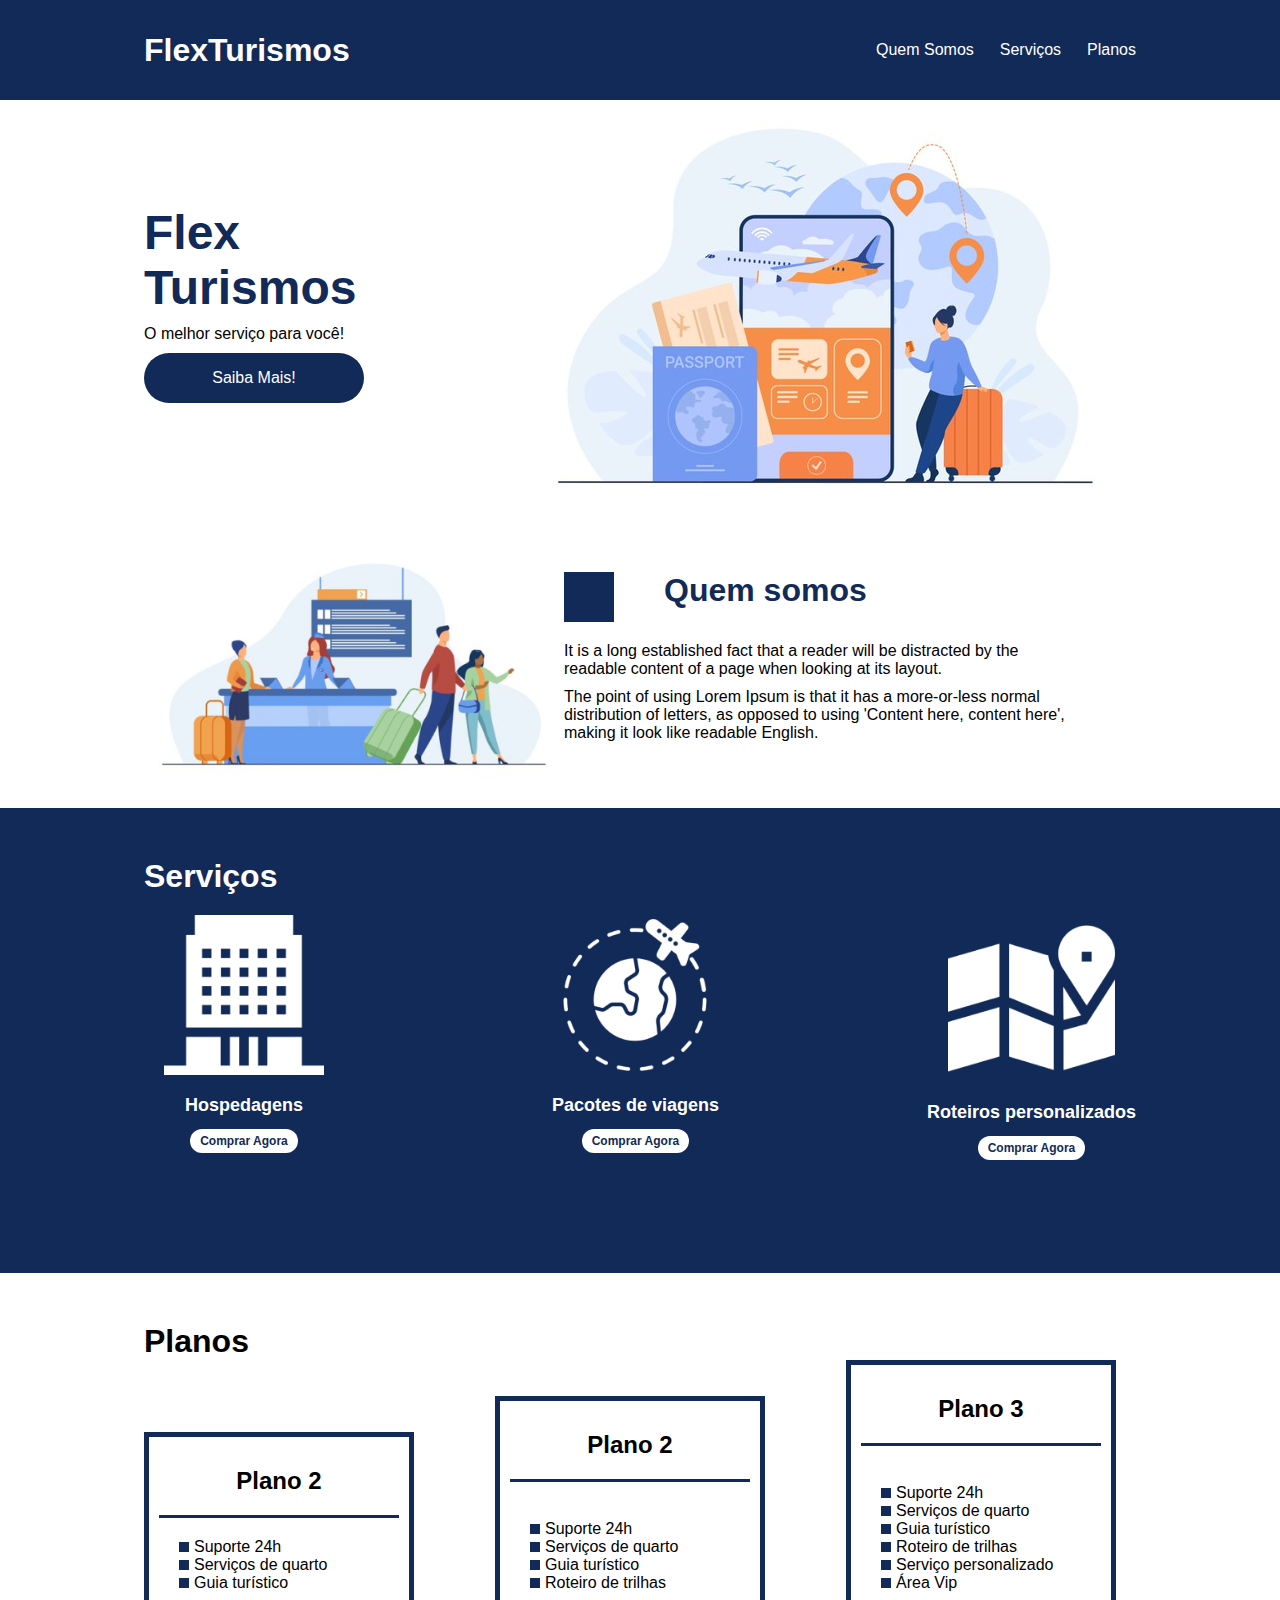
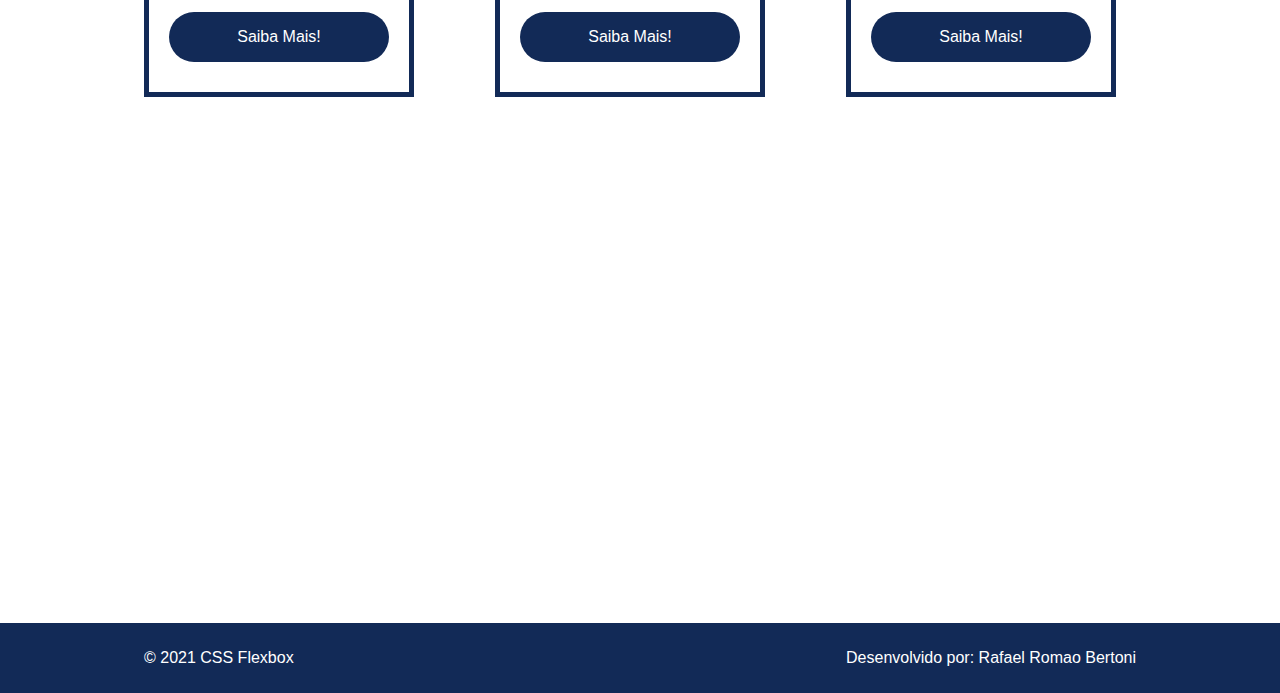
<file: flex-projeto/index.html>
<!DOCTYPE html>
<html lang="pt-br">
<head>
    <meta charset="UTF-8">
    <meta name="viewport" content="width=device-width, initial-scale=1.0">
    <title>Flex Turismos</title>
    <link rel="stylesheet" href="./style.css">
</head>
<body>
    <header>
        <div class="flex-container menu">
            <div><h1>FlexTurismos</h1></div>
            <ul class="list-items">
                <li><a href="#quem-somos">Quem Somos</a></li>
                <li><a href="#servicos">Serviços</a></li>
                <li><a href="#planos">Planos</a></li>
            </ul>
        </div>
    </header>

    <div class="flex-container apresentacao">
        <div class="texto-apresentacao">
            <h1>Flex <br>Turismos</h1>
            <p>O melhor serviço para você!</p>
            <a href=""  class="btn">Saiba Mais!</a>
        </div>

        <div>
            <div><img src="./images/0-main.png" alt="banner de apresentação"></div>
        </div>
    </div>

    <div class="flex-container" id="quem-somos">
        <div>
            <h2>Quem somos</h2>
            <p>It is a long established fact that a reader will be distracted by the readable content of a page when looking at its layout. </p>
            <p>The point of using Lorem Ipsum is that it has a more-or-less normal distribution of letters, as opposed to using 'Content here, content here', making it look like readable English.</p>
        </div>

        <div>
            <img src="./images/1-quem-somos.png" alt="balcão de atendimento">
        </div>
    </div>

    <div class="container-externo">
        <div class="flex-container" id="servicos">
            <div>
                <h2>Serviços</h2>
            </div>

            <div class="list-servicos">
                <div class="item-servico">
                    <div><img src="./images/icon-2.png" alt="hospedagens"></div>
                    <p>Hospedagens</p>
                    <a href="#">Comprar Agora</a>
                </div>

                <div class="item-servico">
                    <div><img src="./images/icon-1.png" alt="pacote de viagens"></div>
                    <p>Pacotes de viagens</p>
                    <a href="#">Comprar Agora</a>
                </div>

                <div class="item-servico">
                    <div><img src="./images/icon-3.png" alt="roteiros personalizados"></div>
                    <p>Roteiros personalizados</p>
                    <a href="#">Comprar Agora</a>
                </div>

            </div>
        </div>
    </div>

    <div class="flex-container" id="planos">

        <div><h2>Planos</h2></div>

        <div class="list-planos">
            <div class="item-plano">
                <h3>Plano 2</h3>
                <ul>
                    <li>Suporte 24h</li>
                    <li>Serviços de quarto</li>
                    <li>Guia turístico</li>
                </ul>
                <a href="#" class="btn">Saiba Mais!</a>
            </div>

            <div class="item-plano">
                <h3>Plano 2</h3>
                <br>
                <ul>
                    <li>Suporte 24h</li>
                    <li>Serviços de quarto</li>
                    <li>Guia turístico</li>
                    <li>Roteiro de trilhas</li>
                </ul>
                <a href="#" class="btn">Saiba Mais!</a>
            </div>

            <div class="item-plano">
                <h3>Plano 3</h3>
                <br>
                <ul>
                    <li>Suporte 24h</li>
                    <li>Serviços de quarto</li>
                    <li>Guia turístico</li>
                    <li>Roteiro de trilhas</li>
                    <li>Serviço personalizado</li>
                    <li>Área Vip</li>
                </ul>
                <a href="#" class="btn">Saiba Mais!</a>
            </div>
        </div>
    </div>

    <footer>
        <div class="flex-container footer">
            <p>&copy; 2021 CSS Flexbox</p>
            <p>Desenvolvido por: Rafael Romao Bertoni</p>
        </div>
    </footer>
</body>
</html>
</file>
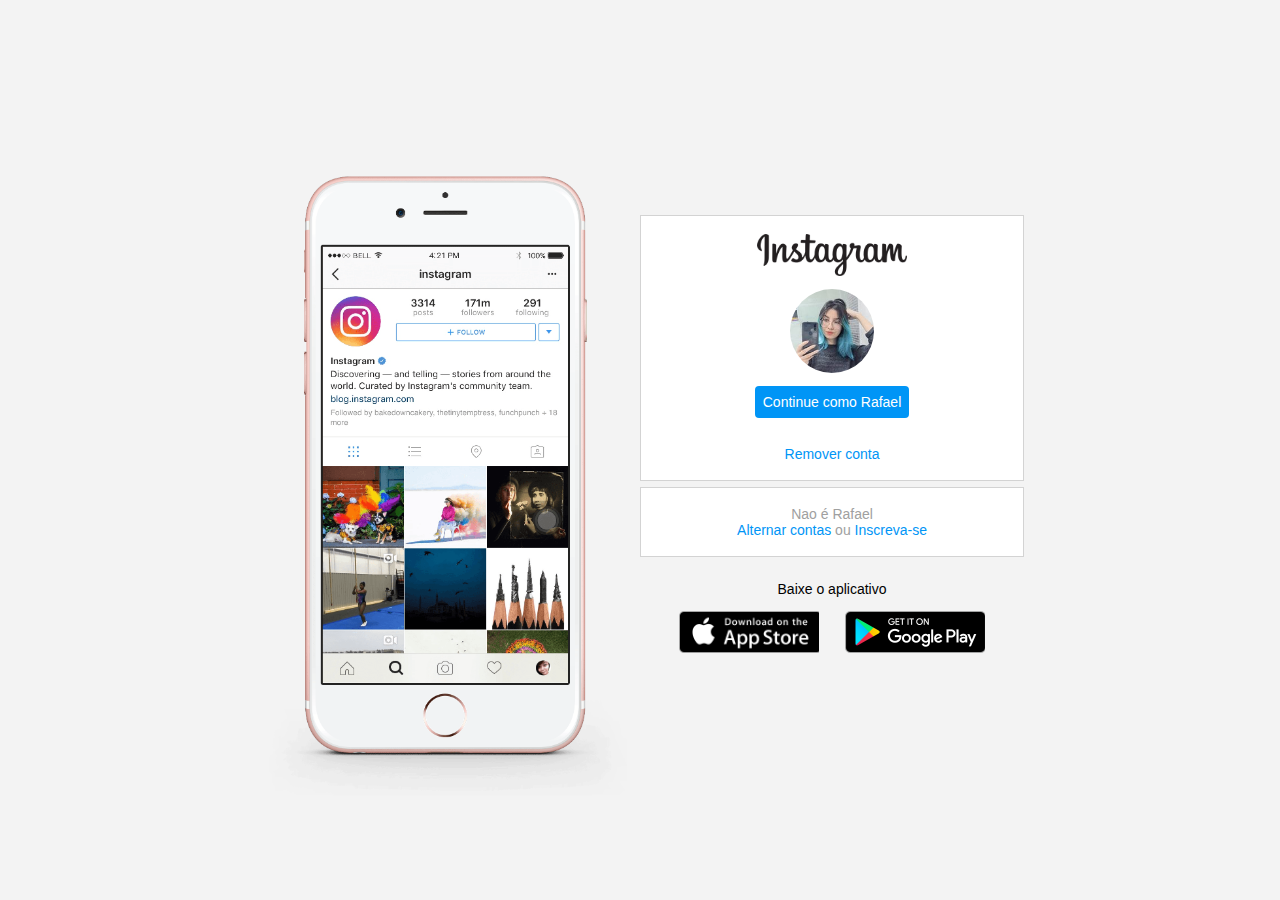
<file: instagram/index.html>
<!DOCTYPE html>
<html lang="en">
<head>
    <meta charset="UTF-8">
    <meta name="viewport" content="width=device-width, initial-scale=1.0">
    <link rel="stylesheet" href="style.css">
    <title>Instagram</title>
</head>
<body>
    <div class="instagram-wrapper">
        <div class="instagram-phone">
            <img src="./img/instagram-celular.png" alt="celular">
        </div>
        <div class="instagram-continue">
            <div class="group">
                <img src="./img/instagram-logo.png" class="instagram-logo" alt="instagram logo">
                <div class="profile-photo">
                    <img src="./img/perfil-instagram.jpg" alt="foto de perfil">
                </div>
                <a href="#" class="instagram-login">Continue como Rafael</a>
                <a href="#" class="instagram-logout">Remover conta</a>
            </div>
            <div class="group">
                <p class="not-account">
                    Nao é Rafael
                </p>
                <p class="not-account">
                    <span class="link-blue">
                        Alternar contas
                    </span>
                    ou
                    <span class="link-blue">
                        Inscreva-se
                    </span>
                </p>
            </div>
            <div class="get-the-app">
                <p class="get-app">Baixe o aplicativo</p>
                <div class="download">
                    <a href="#" class="app-download"></a>
                    <a href="#" class="app-download"></a>
                </div>
            </div>
        </div>
    </div>
</body>
</html>
</file>
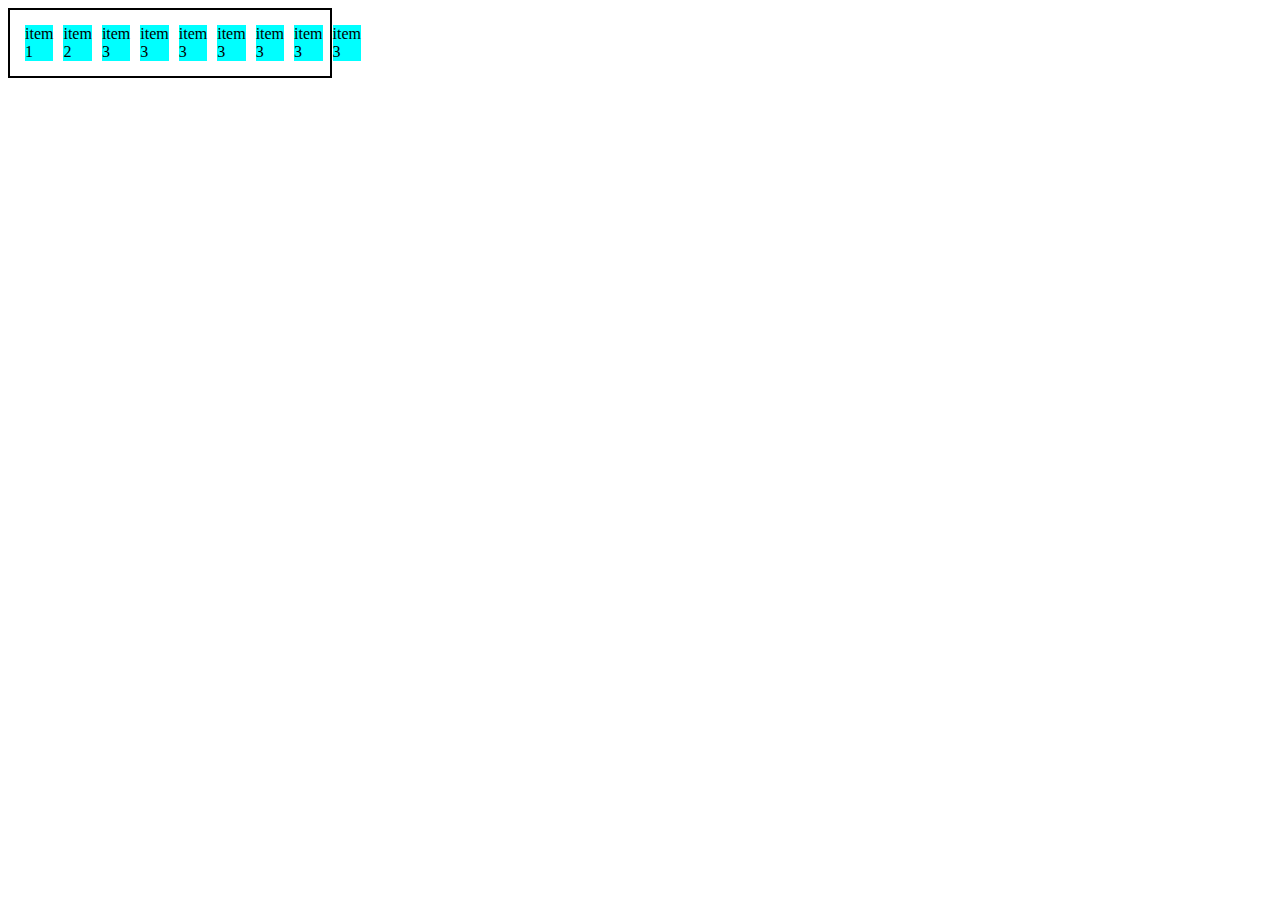
<file: 0-display-flex.html>
<!DOCTYPE html>
<html lang="en">
<head>
    <meta charset="UTF-8">
    <meta name="viewport" content="width=device-width, initial-scale=1.0">
    <title>Fundamentos - display flex</title>
    <style>
        .flex{
            max-width: 300px;
            padding: 10px;
            border: 2px solid black;
            display: flex;
        }

        .item{
            background-color: aqua;
            margin: 5px;
        }
    </style>
</head>
<body>
    <div class="flex">
        <div class="item">item 1</div>
        <div class="item">item 2</div>
        <div class="item">item 3</div>
        <div class="item">item 3</div>
        <div class="item">item 3</div>
        <div class="item">item 3</div>
        <div class="item">item 3</div>
        <div class="item">item 3</div>
        <div class="item">item 3</div>
    </div>
</body>
</html>
</file>
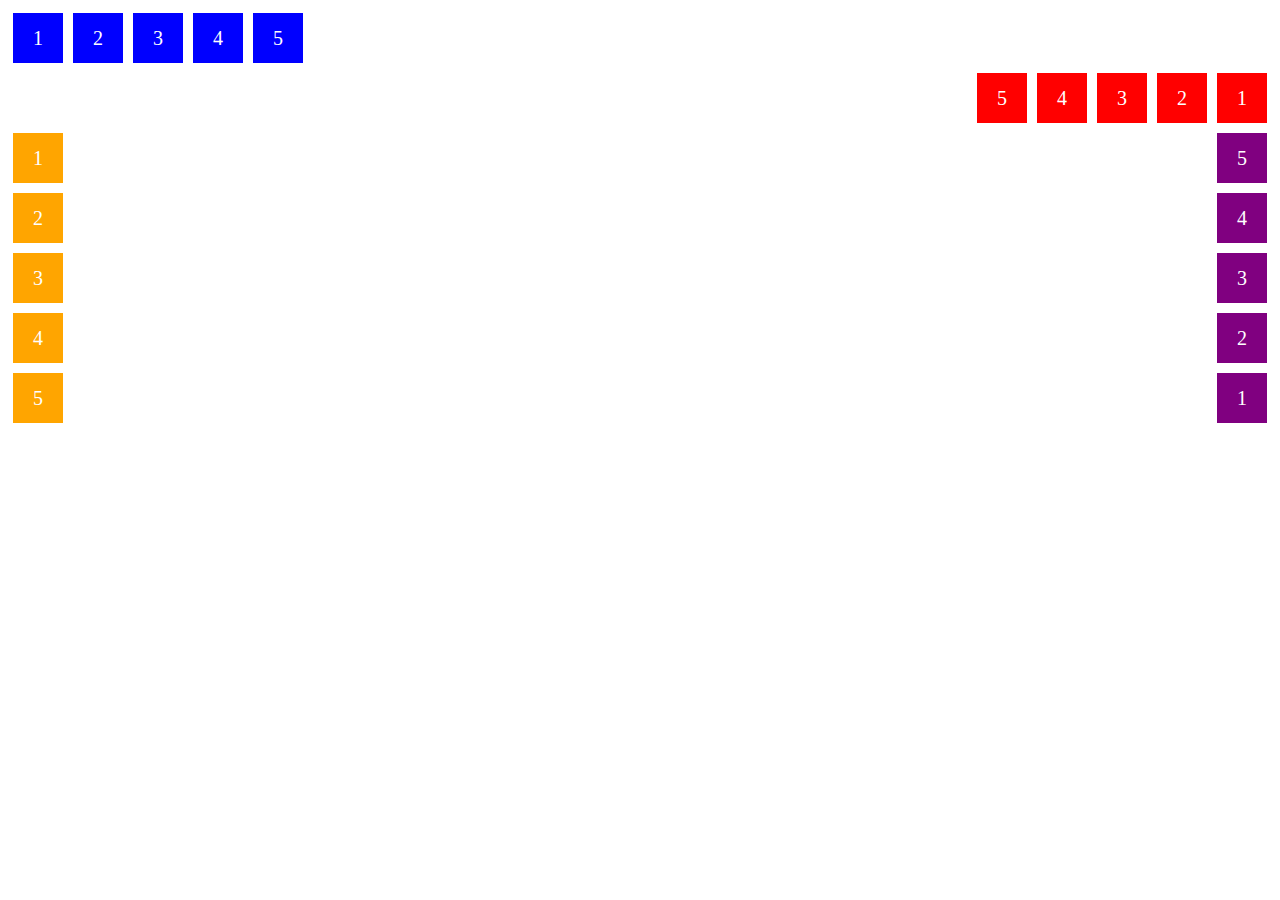
<file: 1-flex-direction.html>
<!DOCTYPE html>
<html lang="en">
<head>
    <meta charset="UTF-8">
    <meta name="viewport" content="width=device-width, initial-scale=1.0">
    <title>Fundamentos - Flex direction</title>

    <style>
        .flex-container{
            margin: 0;
            padding: 0;
            display: flex;
            list-style: none;
        }

        .flex-item{
            background: blue;
            height: 50px;
            width: 50px;
            line-height: 50px;
            font-size: 20px;
            color: white;
            text-align: center;
            margin: 5px;
        }

        .row{
            flex-direction: row;
        }

        .row-reverse{
            flex-direction: row-reverse;
        }

        .row-reverse li{
            background-color: red;
        }

        .column{
            float: left;
            flex-direction: column;
        }

        .column li{
            background: orange;
        }

        .column-reverse{
            float: right;
            flex-direction: column-reverse;
        }

        .column-reverse li{
            background: purple;
        }

    </style>
</head>
<body>
    <ul class="flex-container row">
        <li class="flex-item">1</li>
        <li class="flex-item">2</li>
        <li class="flex-item">3</li>
        <li class="flex-item">4</li>
        <li class="flex-item">5</li>
    </ul>

    <ul class="flex-container row-reverse">
        <li class="flex-item">1</li>
        <li class="flex-item">2</li>
        <li class="flex-item">3</li>
        <li class="flex-item">4</li>
        <li class="flex-item">5</li>
    </ul>

    <ul class="flex-container column">
        <li class="flex-item">1</li>
        <li class="flex-item">2</li>
        <li class="flex-item">3</li>
        <li class="flex-item">4</li>
        <li class="flex-item">5</li>
    </ul>

    <ul class="flex-container column-reverse">
        <li class="flex-item">1</li>
        <li class="flex-item">2</li>
        <li class="flex-item">3</li>
        <li class="flex-item">4</li>
        <li class="flex-item">5</li>
    </ul>
</body>
</html>
</file>
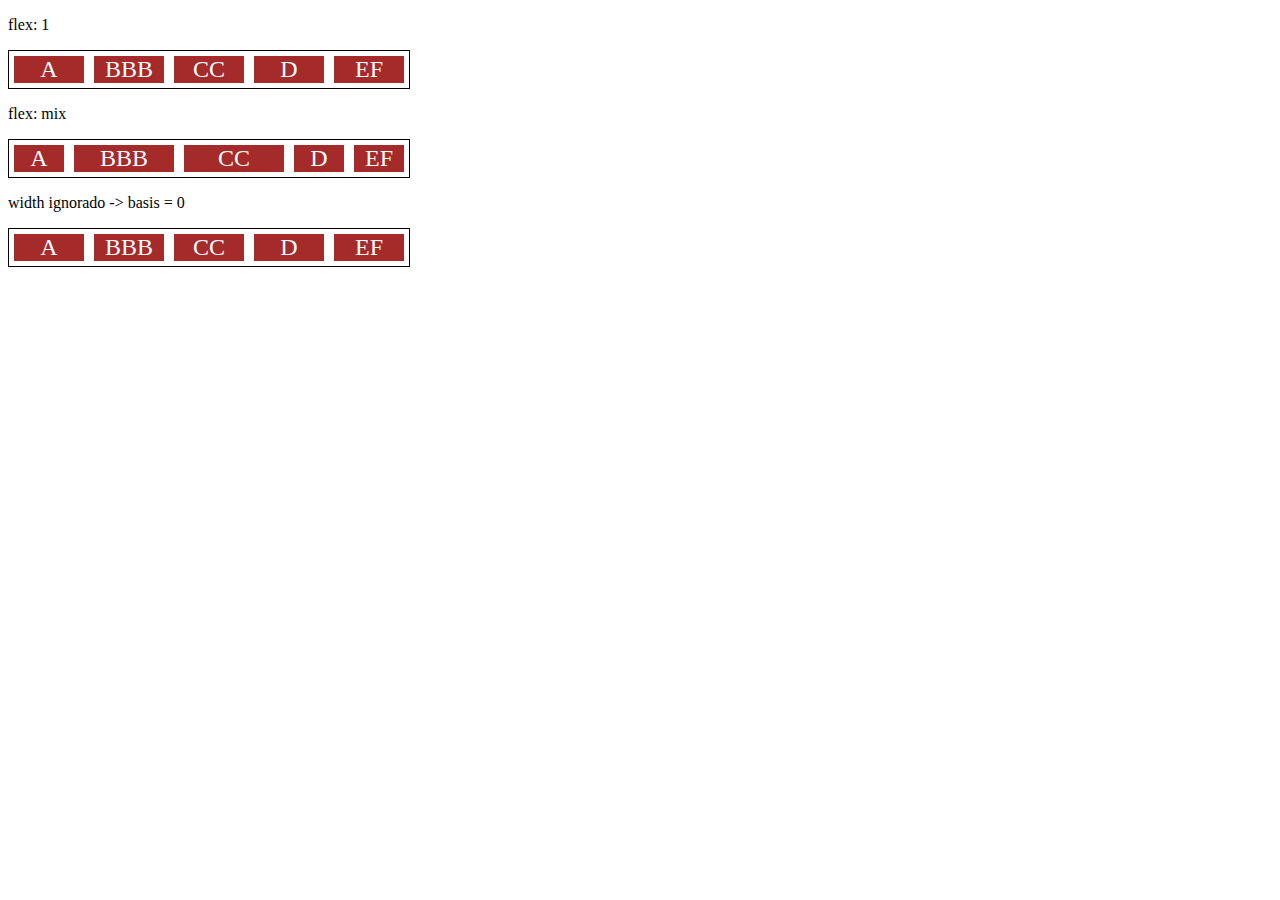
<file: 10-flex.html>
<!DOCTYPE html>
<html lang="en">
<head>
    <meta charset="UTF-8">
    <meta name="viewport" content="width=device-width, initial-scale=1.0">
    <title>Fundamentos - flex</title>
    <style>
        .flex-container{
            display: flex;
            border: 1px solid black;
            max-width: 400px;
            margin-bottom: 10px;
        }

        .item{
            background-color: brown;
            color: white;
            font-size: 24px;
            text-align: center;
            margin: 5PX;
        }

        .flex-1{
            flex: 1; 
            /* grow = 1, shrink = 1, basis = 0 */
        }

        .largura{
            width: 200px;
            /* min-width: 250px; */
        }

        .flex-2{
            flex: 2; 
            /* grow = 2, shrink = 1, basis = 0 */
        }

    </style>
</head>
<body>
    <p>flex: 1</p>
    <div class="flex-container">
        <div class="item flex-1">A</div>
        <div class="item flex-1">BBB</div>
        <div class="item flex-1">CC</div>
        <div class="item flex-1">D</div>
        <div class="item flex-1">EF</div>
    </div>

    <p>flex: mix</p>
    <div class="flex-container">
        <div class="item flex-1">A</div>
        <div class="item flex-2">BBB</div>
        <div class="item flex-2">CC</div>
        <div class="item flex-1">D</div>
        <div class="item flex-1">EF</div>
    </div>

    <p>width ignorado -> basis = 0</p>

    <div class="flex-container">
        <div class="item flex-1 largura">A</div>
        <div class="item flex-1 largura">BBB</div>
        <div class="item flex-1 largura">CC</div>
        <div class="item flex-1 largura">D</div>
        <div class="item flex-1 largura">EF</div>
    </div>
</body>
</html>
</file>
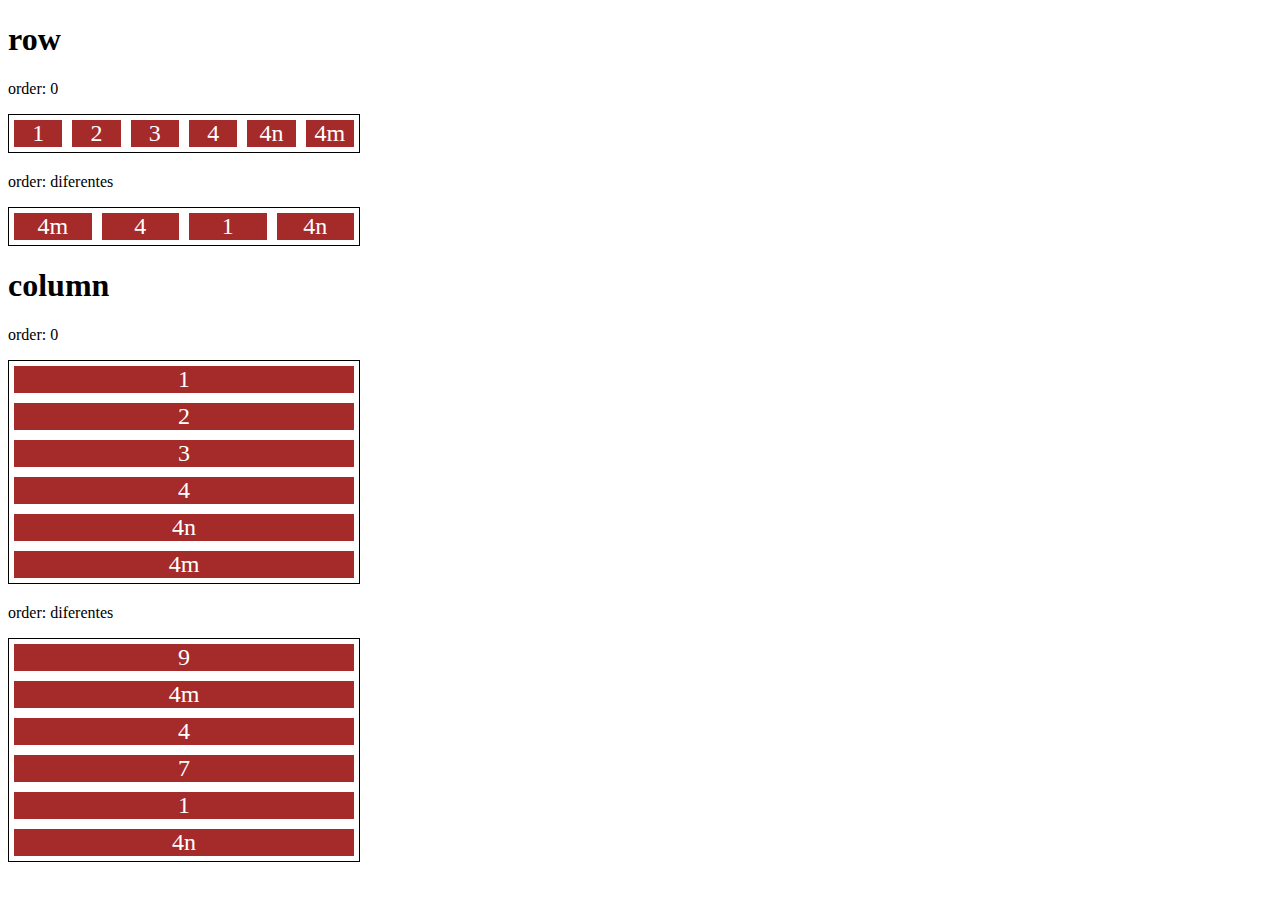
<file: 11-order.html>
<!DOCTYPE html>
<html lang="en">
<head>
    <meta charset="UTF-8">
    <meta name="viewport" content="width=device-width, initial-scale=1.0">
    <title>Fundamentos - order</title>

    <style>
        .flex-container{
            display: flex;
            max-width: 350px;
            border: 1px solid black;
            margin-bottom: 20px;
        }

        .item{
            flex: 1;
            background: brown;
            color: white;
            text-align: center;
            font-size: 24px;
            margin: 5px;
        }
        .o1{
            order: 1;
        }

        .o2{
            order: 2;
        }

        .o3{
            order: 3;
        }

        .o4{
            order: 4;
        }

        .direction{
            flex-direction: column;
        }
    </style>
</head>
<body>
    <h1>row</h1>
    <p>order: 0</p>
    <div class="flex-container">
        <div class="item">1</div>
        <div class="item">2</div>
        <div class="item">3</div>
        <div class="item">4</div>
        <div class="item">4n</div>
        <div class="item">4m</div>
    </div>

    <p>order: diferentes</p>
    <div class="flex-container">
        <div class="item o3">1</div>
        <div class="item o2">4</div>
        <div class="item o3">4n</div>
        <div class="item o1">4m</div>
    </div>


    <h1>column</h1>
    <p>order: 0</p>
    <div class="flex-container direction">
        <div class="item">1</div>
        <div class="item">2</div>
        <div class="item">3</div>
        <div class="item">4</div>
        <div class="item">4n</div>
        <div class="item">4m</div>
    </div>

    <p>order: diferentes</p>
    <div class="flex-container direction">
        <div class="item o3">7</div>
        <div class="item o1">9</div>
        <div class="item o3">1</div>
        <div class="item o2">4</div>
        <div class="item o3">4n</div>
        <div class="item o1">4m</div>
    </div>
</body>
</html>
</file>
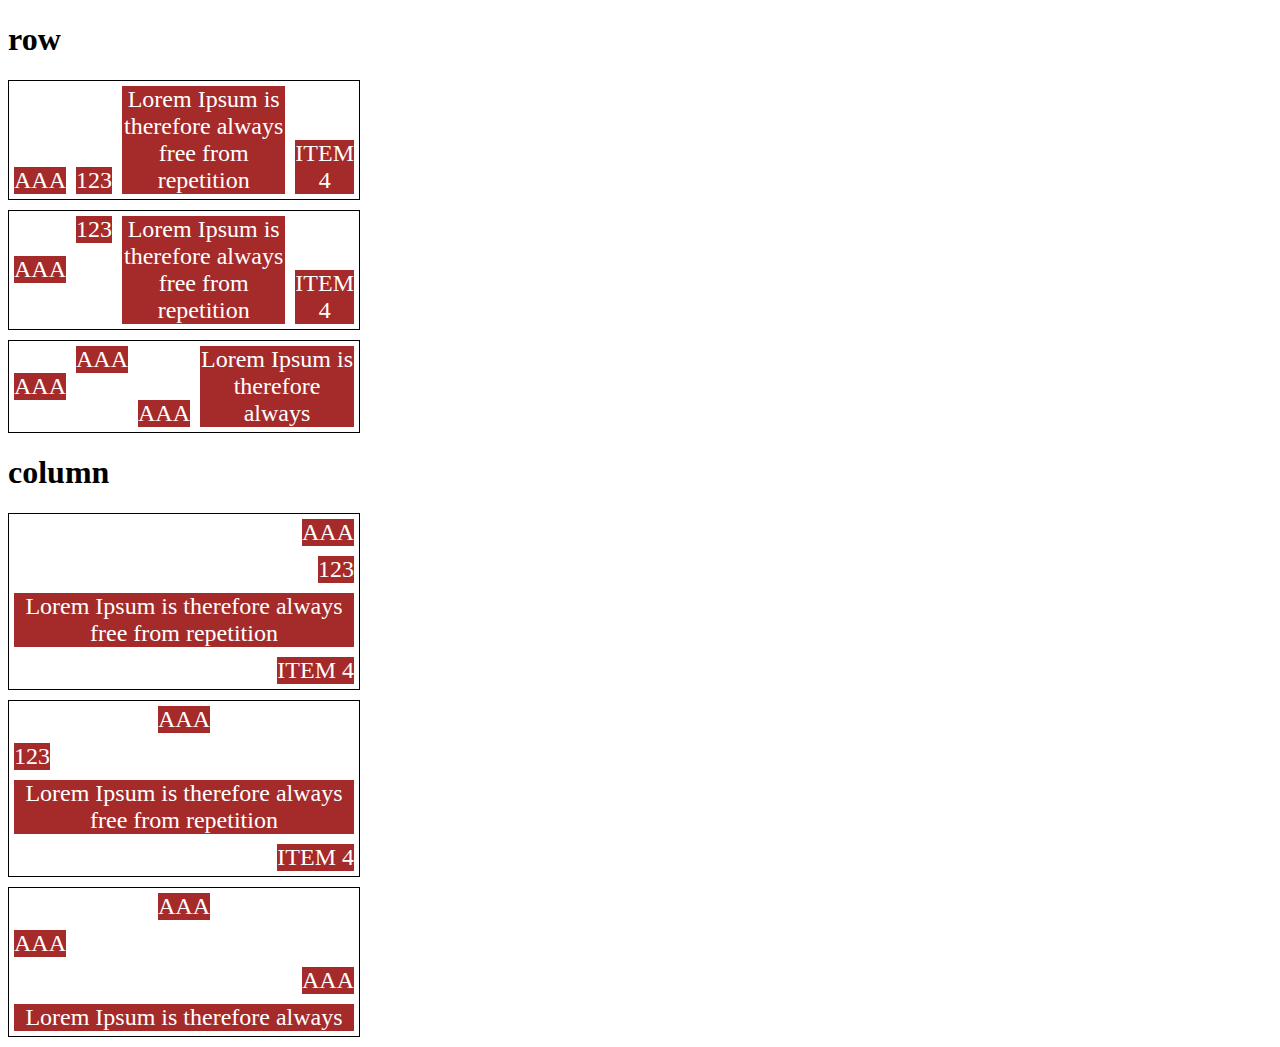
<file: 13-align-self.html>
<!DOCTYPE html>
<html lang="en">
<head>
    <meta charset="UTF-8">
    <meta name="viewport" content="width=device-width, initial-scale=1.0">
    <title>Fundamnetos - align self</title>

    <style>
        .flex-container{
            max-width: 350px;
            border: 1px solid;
            margin-bottom: 10px;
            display: flex;
        }

        .align-container{
            align-items: flex-end;
        }

        .item{
            background-color: brown;
            color: white;
            font-size: 24px;
            text-align: center;
            margin: 5px;
        }

        .center{
            align-self: center;
        }

        .start{
            align-self: flex-start;
        }

        .end{
            align-self: flex-end;
        }

        .baseline{
            align-self: baseline;
        }

        .stretch{
            align-self: stretch;
        }

        .auto{
            align-self: auto;
        }

        .direction{
            flex-direction: column;
        }
    </style>
</head>
<body>

    <h1>row</h1>
    <section class="flex-container align-container">
        <div class="item auto">AAA</div>
        <div class="item auto">123</div>
        <div class="item auto">Lorem Ipsum is therefore always free from repetition</div>
        <div class="item auto">ITEM 4</div>
    </section>

    <section class="flex-container">
        <div class="item center">AAA</div>
        <div class="item start">123</div>
        <div class="item stretch">Lorem Ipsum is therefore always free from repetition</div>
        <div class="item end">ITEM 4</div>
    </section>

    <section class="flex-container">
        <div class="item center">AAA</div>
        <div class="item start">AAA</div>
        <div class="item end">AAA</div>
        <div class="item stretch">Lorem Ipsum is therefore always</div>
    </section>

    <h1>column</h1>

    <section class="flex-container align-container direction">
        <div class="item auto">AAA</div>
        <div class="item auto">123</div>
        <div class="item auto">Lorem Ipsum is therefore always free from repetition</div>
        <div class="item auto">ITEM 4</div>
    </section>

    <section class="flex-container direction">
        <div class="item center">AAA</div>
        <div class="item start">123</div>
        <div class="item stretch">Lorem Ipsum is therefore always free from repetition</div>
        <div class="item end">ITEM 4</div>
    </section>

    <section class="flex-container direction">
        <div class="item center">AAA</div>
        <div class="item start">AAA</div>
        <div class="item end">AAA</div>
        <div class="item stretch">Lorem Ipsum is therefore always</div>
    </section>
    
    
</body>
</html>
</file>
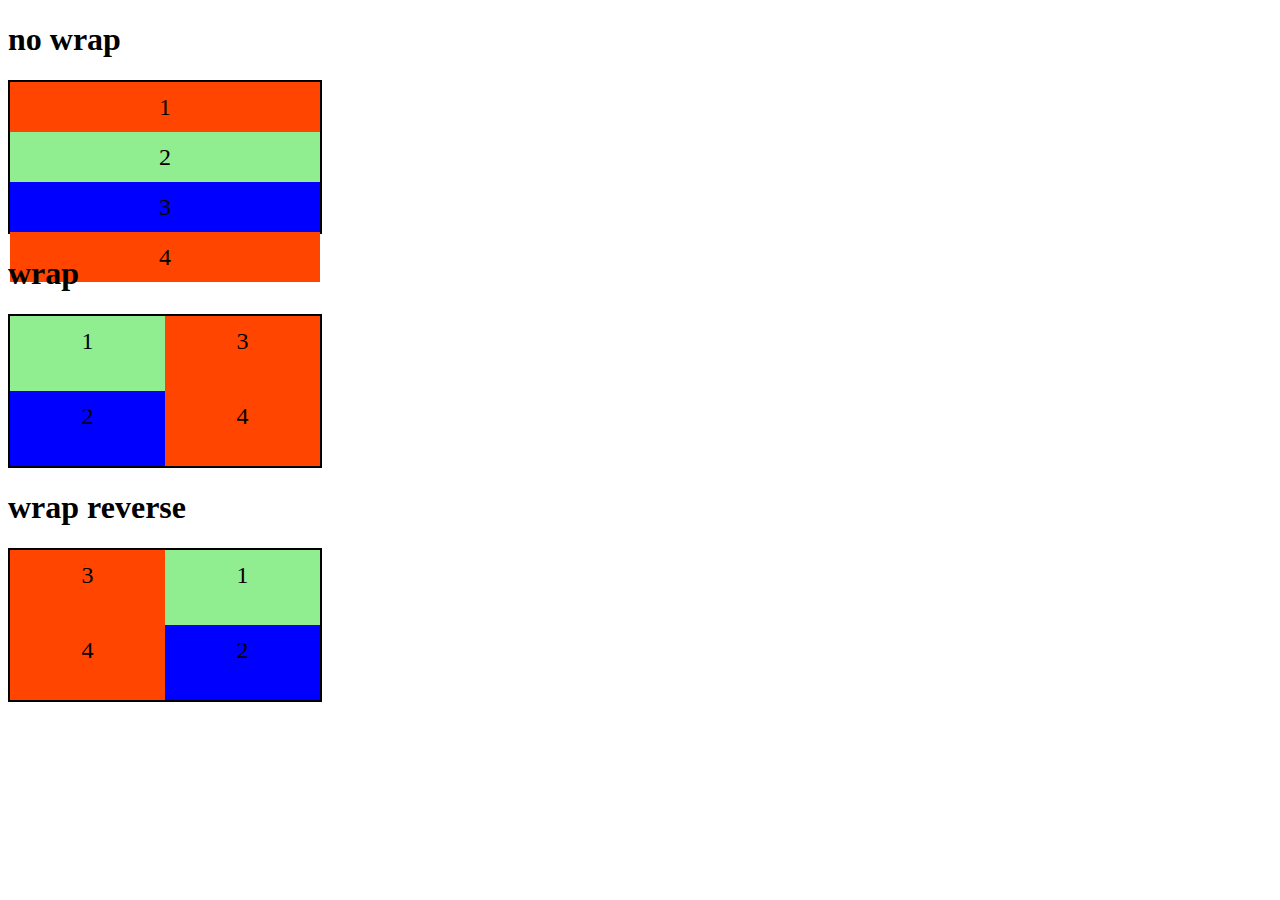
<file: 2-flex-wrap.html>
<!DOCTYPE html>
<html lang="en">
<head>
    <meta charset="UTF-8">
    <meta name="viewport" content="width=device-width, initial-scale=1.0">
    <title>Fundamentos - flex wrap</title>

    <style>
        .flex-container{
            display: flex;
            flex-direction: column;
            height: 150px;
            border: 2px solid black;
            max-width: 310px;
        }

        .item{
            font-size: 24px;
            height: 50%;
            text-align: center;
            min-width: 100px;
            line-height: 50px;
        }

        .nowrap{
            flex-wrap: nowrap;
        }

        .wrap{
            flex-wrap: wrap;
        }

        .wrap-reverse{
            flex-wrap: wrap-reverse;
        }

        .blue{
            background-color: blue;
        }

        .green{
            background-color: lightgreen;
        }

        .orange{
            background-color: orangered;
        }
    </style>
</head>
<body>
    <h1>no wrap</h1>

    <div class="flex-container nowrap">
        <div class="item orange">1</div>
        <div class="item green">2</div>
        <div class="item blue">3</div>
        <div class="item orange">4</div>
    </div>

    <h1>wrap</h1>

    <div class="flex-container wrap">
        <div class="item green">1</div>
        <div class="item blue">2</div>
        <div class="item orange">3</div>
        <div class="item orange">4</div>
    </div>

    <h1>wrap reverse</h1>

    <div class="flex-container wrap-reverse">
        <div class="item green">1</div>
        <div class="item blue">2</div>
        <div class="item orange">3</div>
        <div class="item orange">4</div>
    </div>


</body>
</html>
</file>
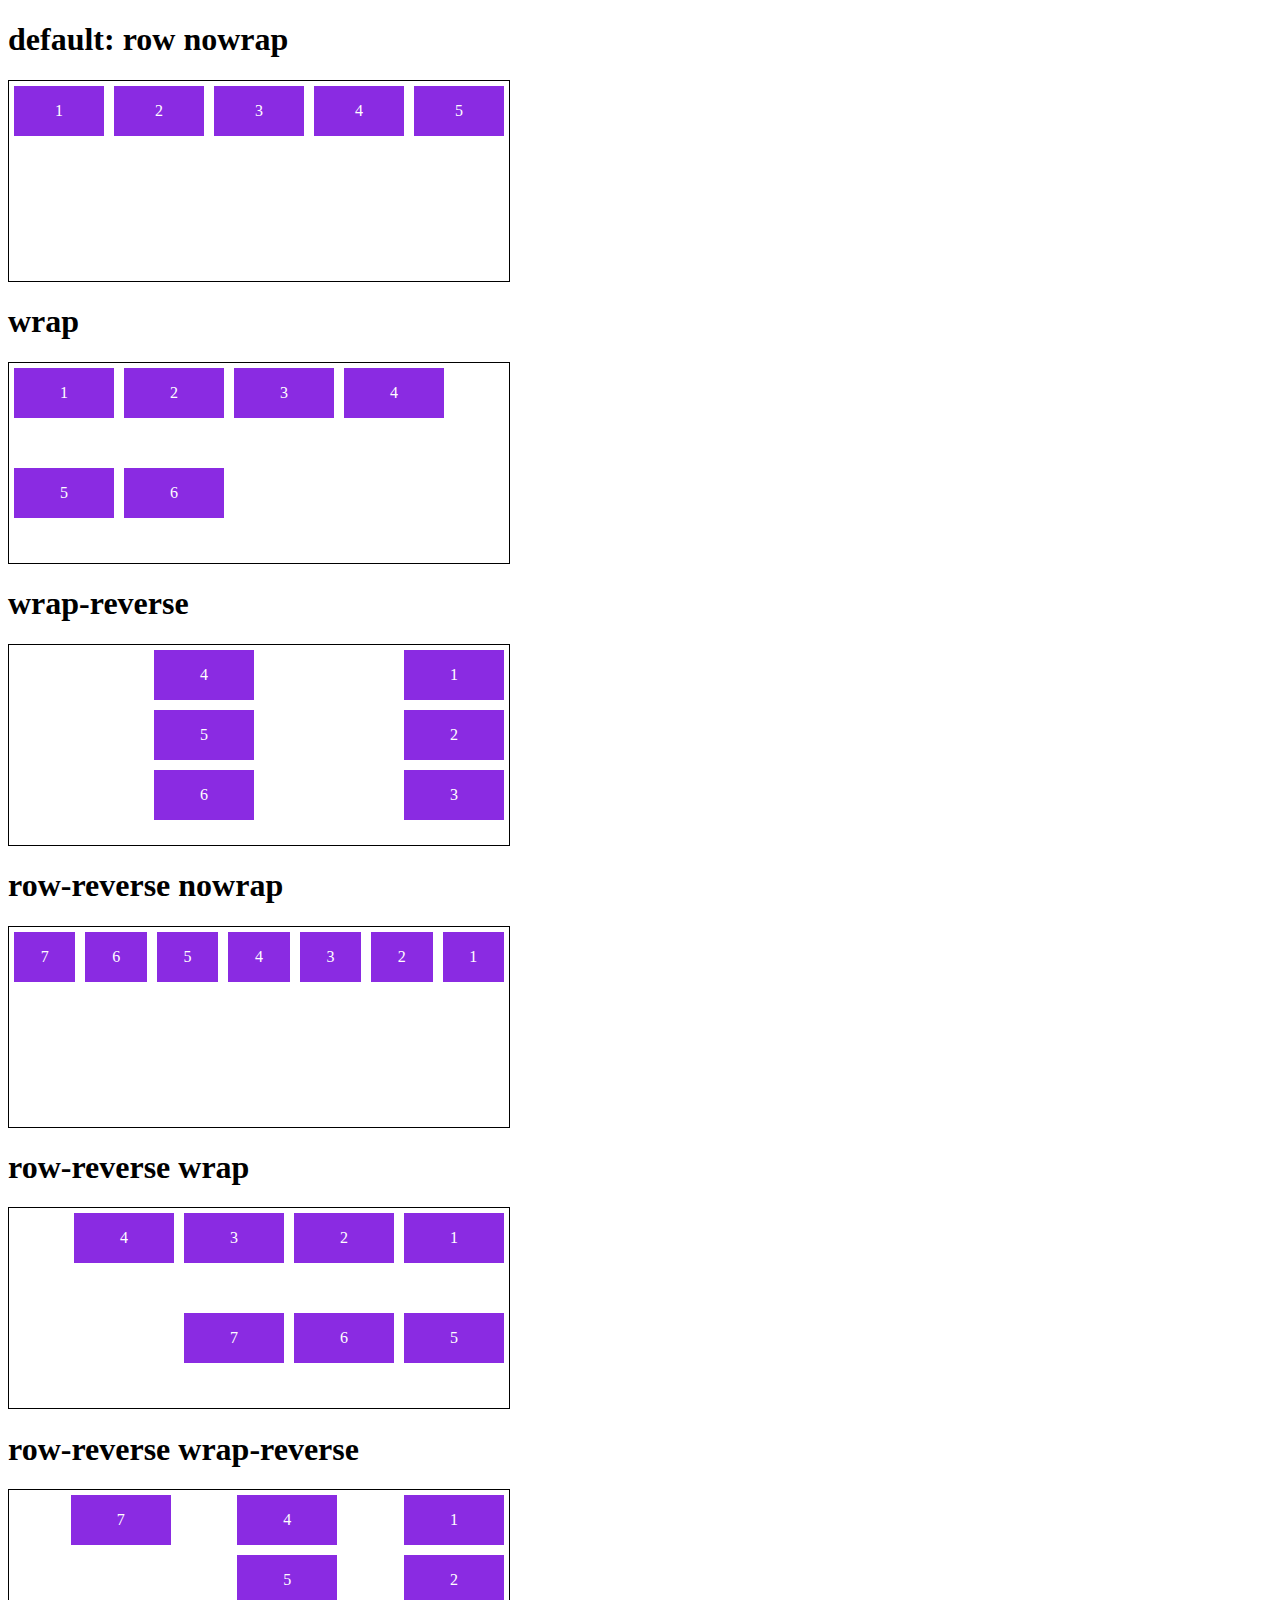
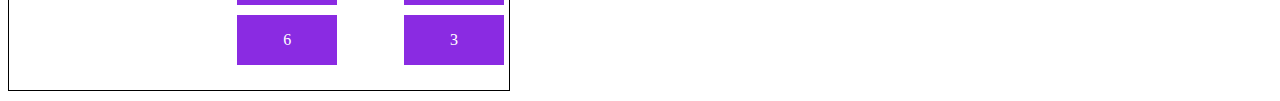
<file: 3-flex-flow.html>
<!DOCTYPE html>
<html lang="en">
<head>
    <meta charset="UTF-8">
    <meta name="viewport" content="width=device-width, initial-scale=1.0">
    <title>Fundamentos - flex flow</title>

    <style>
        .flex-container{
            display: flex;
            border: 1px solid black;
            max-width: 500px;
            margin-bottom: 10px;
            height: 200px;
        }

        .default{
            flex-flow: row nowrap;
        }

        .wrap{
            flex-flow: row wrap;
        }

        .wrap-reverse{
            flex-flow: column wrap-reverse;
        }

        .r-nowrap{
            flex-flow: row-reverse nowrap;
        }

        .r-wrap{
            flex-flow: row-reverse wrap;
        }

        .rr-wrap{
            flex-flow: column wrap-reverse;
        }

        .item{
            background-color: blueviolet;
            margin: 5px;
            color: white;
            text-align: center;
            width: 100px;
            height: 50px;
            line-height: 50px;
        }
    </style>
</head>
<body>
    <h1>default: row nowrap</h1>
    <div class="flex-container default">
        <div class="item">1</div>
        <div class="item">2</div>
        <div class="item">3</div>
        <div class="item">4</div>
        <div class="item">5</div>
    </div>

    <h1>wrap</h1>
    <div class="flex-container wrap">
        <div class="item">1</div>
        <div class="item">2</div>
        <div class="item">3</div>
        <div class="item">4</div>
        <div class="item">5</div>
        <div class="item">6</div>
    </div>

    <h1>wrap-reverse</h1>
    <div class="flex-container wrap-reverse">
        <div class="item">1</div>
        <div class="item">2</div>
        <div class="item">3</div>
        <div class="item">4</div>
        <div class="item">5</div>
        <div class="item">6</div>
    </div>

    <h1>row-reverse nowrap</h1>
    <div class="flex-container r-nowrap">
        <div class="item">1</div>
        <div class="item">2</div>
        <div class="item">3</div>
        <div class="item">4</div>
        <div class="item">5</div>
        <div class="item">6</div>
        <div class="item">7</div>
    </div>

    <h1>row-reverse wrap</h1>
    <div class="flex-container r-wrap">
        <div class="item">1</div>
        <div class="item">2</div>
        <div class="item">3</div>
        <div class="item">4</div>
        <div class="item">5</div>
        <div class="item">6</div>
        <div class="item">7</div>
    </div>

    <h1>row-reverse wrap-reverse</h1>
    <div class="flex-container rr-wrap">
        <div class="item">1</div>
        <div class="item">2</div>
        <div class="item">3</div>
        <div class="item">4</div>
        <div class="item">5</div>
        <div class="item">6</div>
        <div class="item">7</div>
    </div>
</body>
</html>
</file>
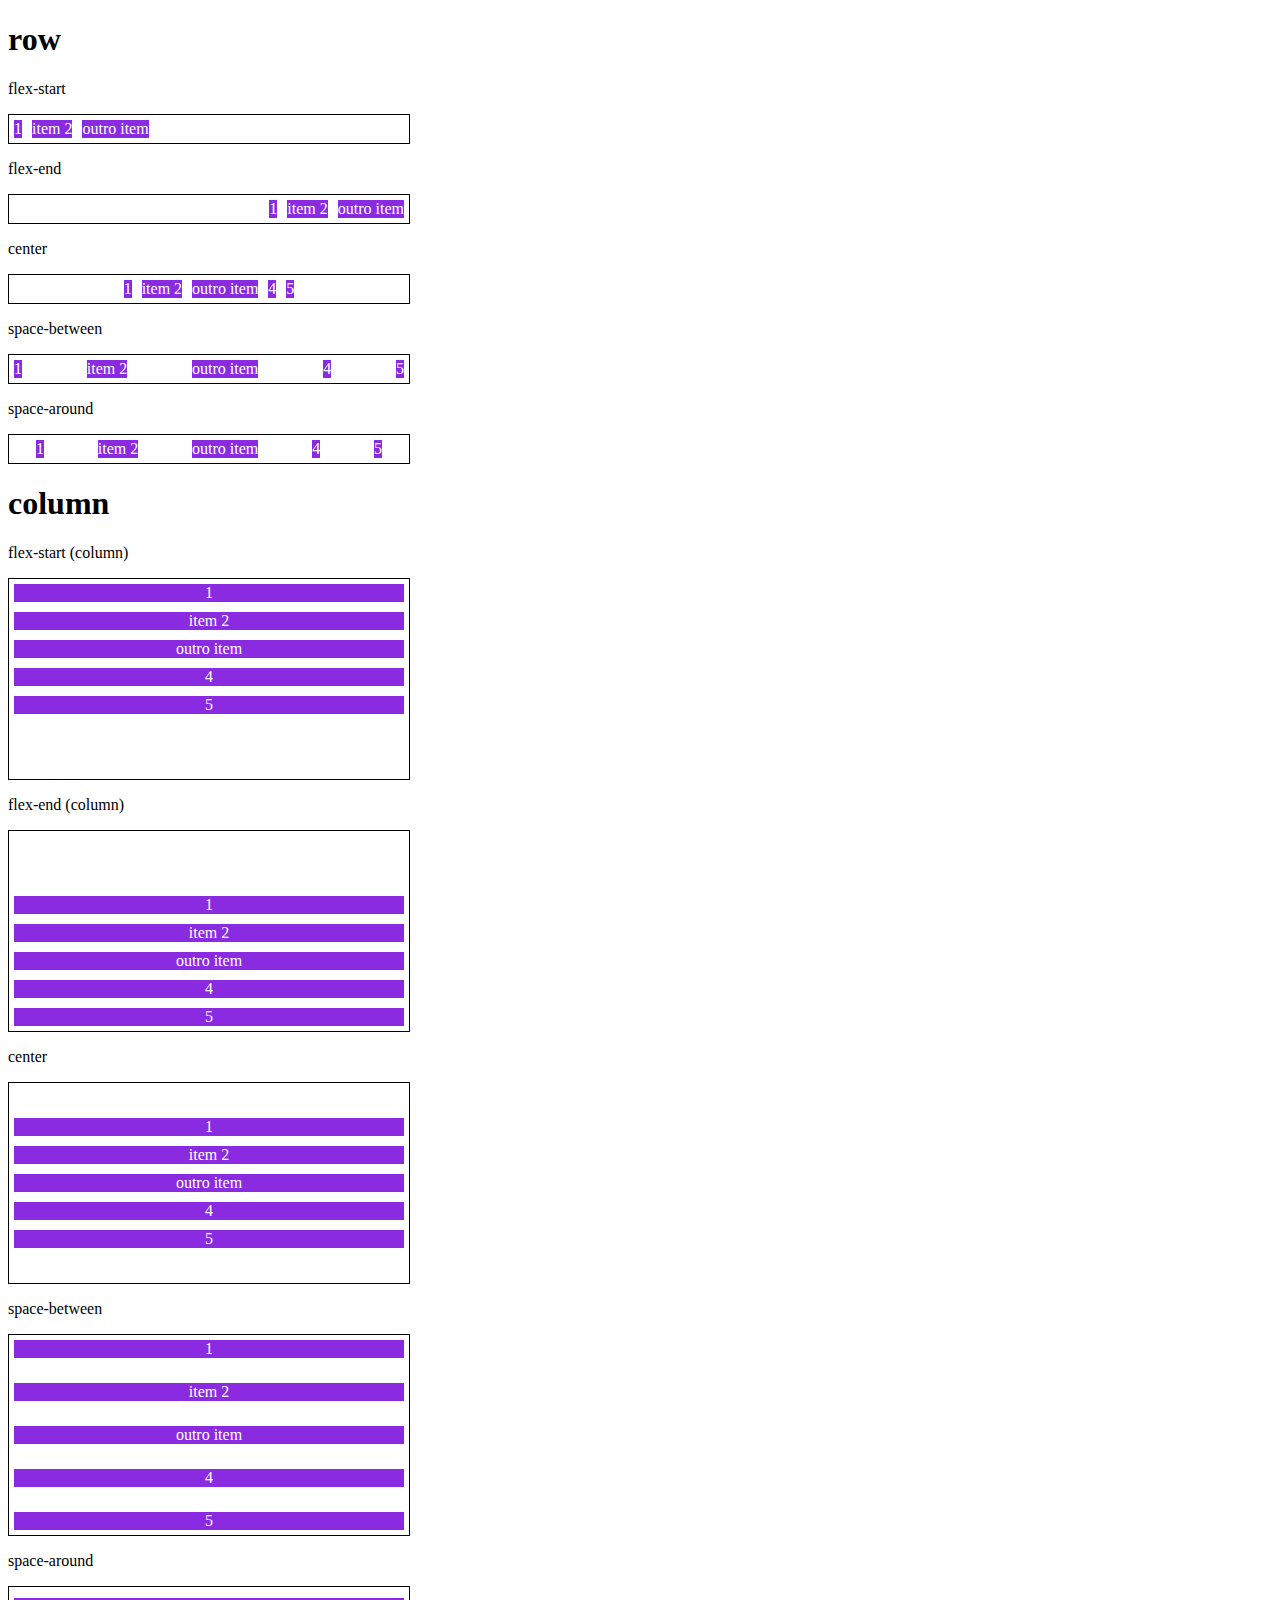
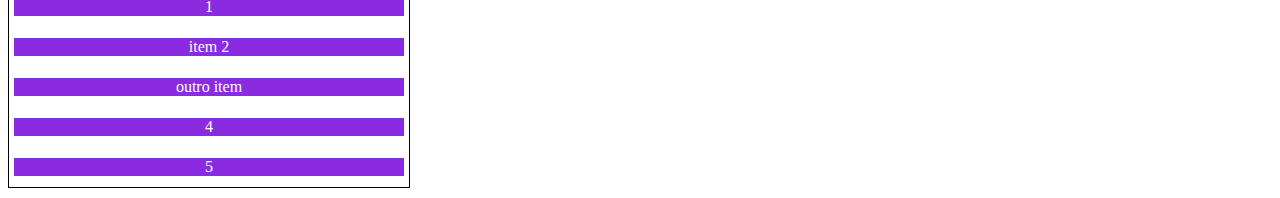
<file: 4-justify-content.html>
<!DOCTYPE html>
<html lang="en">
<head>
    <meta charset="UTF-8">
    <meta name="viewport" content="width=device-width, initial-scale=1.0">
    <title>Fundamentos - justify-content</title>
    <style>
        .container{
            max-width: 400px;
            border: 1px solid black;
            margin: 0;
            display: flex;
            margin-bottom: 10px;
        }

        .item{
            background-color: blueviolet;
            margin: 5px;
            text-align: center;
            color: white;
        }
        
        .flex-start{
            justify-content: flex-start;
        }

        .flex-end{
            justify-content: flex-end;
        }

        .center{
            justify-content: center;
        }

        .space-between{
            justify-content: space-between;
        }

        .space-around{
            justify-content: space-around;
        }

        .column{
            flex-direction: column;
            min-height: 200px;
        }
    </style>
</head>
<body>
    <h1>row</h1>
    <p>flex-start</p>
    <section class="container flex-start">
        <div class="item">1</div>
        <div class="item">item 2</div>
        <div class="item">outro item</div>
    </section>

    <p>flex-end</p>
    <section class="container flex-end">
        <div class="item">1</div>
        <div class="item">item 2</div>
        <div class="item">outro item</div>
    </section>

    <p>center</p>
    <section class="container center">
        <div class="item">1</div>
        <div class="item">item 2</div>
        <div class="item">outro item</div>
        <div class="item">4</div>
        <div class="item">5</div>
    </section>

    <p>space-between</p>
    <section class="container space-between">
        <div class="item">1</div>
        <div class="item">item 2</div>
        <div class="item">outro item</div>
        <div class="item">4</div>
        <div class="item">5</div>
    </section>

    <p>space-around</p>
    <section class="container space-around">
        <div class="item">1</div>
        <div class="item">item 2</div>
        <div class="item">outro item</div>
        <div class="item">4</div>
        <div class="item">5</div>
    </section>

    <h1>column</h1>

    <p>flex-start (column)</p>
    <section class="container flex-start column">
        <div class="item">1</div>
        <div class="item">item 2</div>
        <div class="item">outro item</div>
        <div class="item">4</div>
        <div class="item">5</div>
    </section>

    <p>flex-end (column)</p>
    <section class="container flex-end column">
        <div class="item">1</div>
        <div class="item">item 2</div>
        <div class="item">outro item</div>
        <div class="item">4</div>
        <div class="item">5</div>
    </section>
    
    <p>center</p>
    <section class="container center column">
        <div class="item">1</div>
        <div class="item">item 2</div>
        <div class="item">outro item</div>
        <div class="item">4</div>
        <div class="item">5</div>
    </section>

    <p>space-between</p>
    <section class="container space-between column">
        <div class="item">1</div>
        <div class="item">item 2</div>
        <div class="item">outro item</div>
        <div class="item">4</div>
        <div class="item">5</div>
    </section>

    <p>space-around</p>
    <section class="container space-around column">
        <div class="item">1</div>
        <div class="item">item 2</div>
        <div class="item">outro item</div>
        <div class="item">4</div>
        <div class="item">5</div>
    </section>
</body>
</html>
</file>
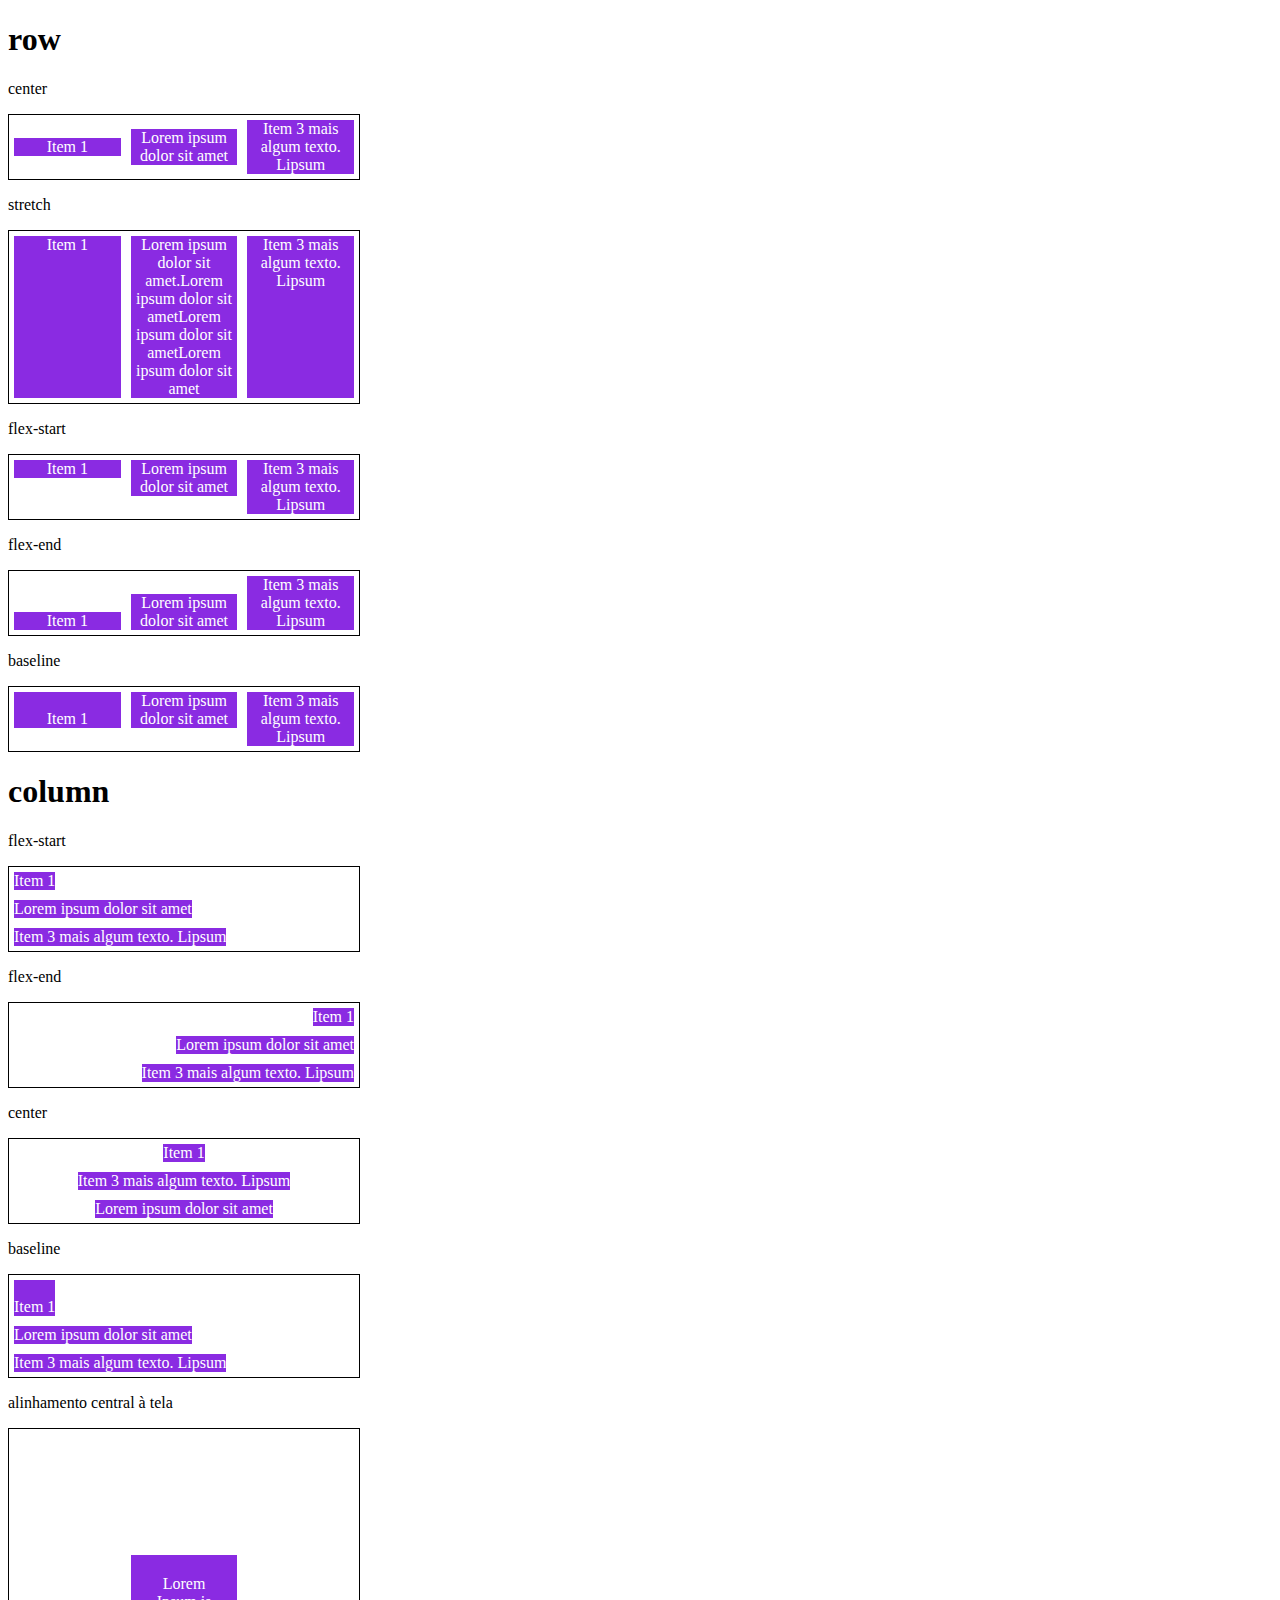
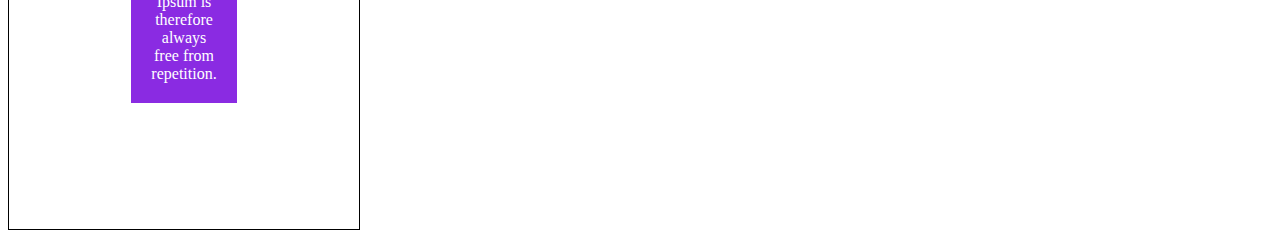
<file: 5-align-items.html>
<!DOCTYPE html>
<html lang="en">
<head>
    <meta charset="UTF-8">
    <meta name="viewport" content="width=device-width, initial-scale=1.0">
    <title>Fundamentos - align items</title>

    <style>
        .container{
            max-width: 350px;
            border: 1px solid black;
            display: flex;
        }

        .item{
            background-color: blueviolet;
            margin: 5px;
            color: white;
            text-align: center;
            flex: 1;
        }
        
        .center{
            align-items: center;
        }

        .stretch{
            align-items: stretch;
        }

        .start{
            align-items: flex-start;
        }

        .end{
            align-items: flex-end;
        }

        .baseline{
            align-items: baseline;
        }

        .column{
            flex-direction: column;
        }

        .central{
            height: 400px;
            justify-content: center;
        }
        .central .item{
            flex: 0;
            padding: 20px;
        }
    </style>
</head>
<body>
    <h1>row</h1>
    <p>center</p>
    <section class="container center">
        <div class="item">Item 1</div>
        <div class="item">Lorem ipsum dolor sit amet</div>
        <div class="item">Item 3 mais algum texto. Lipsum</div>
    </section>

    <p>stretch</p>
    <section class="container stretch">
        <div class="item">Item 1</div>
        <div class="item">Lorem ipsum dolor sit amet.Lorem ipsum dolor sit ametLorem ipsum dolor sit ametLorem ipsum dolor sit amet</div>
        <div class="item">Item 3 mais algum texto. Lipsum</div>
    </section>

    <p>flex-start</p>
    <section class="container start">
        <div class="item">Item 1</div>
        <div class="item">Lorem ipsum dolor sit amet</div>
        <div class="item">Item 3 mais algum texto. Lipsum</div>
    </section>

    <p>flex-end</p>
    <section class="container end">
        <div class="item">Item 1</div>
        <div class="item">Lorem ipsum dolor sit amet</div>
        <div class="item">Item 3 mais algum texto. Lipsum</div>
    </section>

    <p>baseline</p>
    <section class="container baseline">
        <div class="item"><br>Item 1</div>
        <div class="item">Lorem ipsum dolor sit amet</div>
        <div class="item">Item 3 mais algum texto. Lipsum</div>
    </section>

    <h1>column</h1>
    <p>flex-start</p>
    <section class="container start column">
        <div class="item">Item 1</div>
        <div class="item">Lorem ipsum dolor sit amet</div>
        <div class="item">Item 3 mais algum texto. Lipsum</div>
    </section>

    <p>flex-end</p>
    <section class="container end column">
        <div class="item">Item 1</div>
        <div class="item">Lorem ipsum dolor sit amet</div>
        <div class="item">Item 3 mais algum texto. Lipsum</div>
    </section>

    <p>center</p>
    <section class="container center column">
        <div class="item">Item 1</div>
        <div class="item">Item 3 mais algum texto. Lipsum</div>
        <div class="item">Lorem ipsum dolor sit amet</div>
    </section>

    <p>baseline</p>
    <section class="container baseline column">
        <div class="item"><br>Item 1</div>
        <div class="item">Lorem ipsum dolor sit amet</div>
        <div class="item">Item 3 mais algum texto. Lipsum</div>
    </section>

    <p>alinhamento central à tela</p>
    <section class="container central center">
        <div class="item"> Lorem Ipsum is therefore always free from repetition.</div>
    </section>
</body>
</html>
</file>
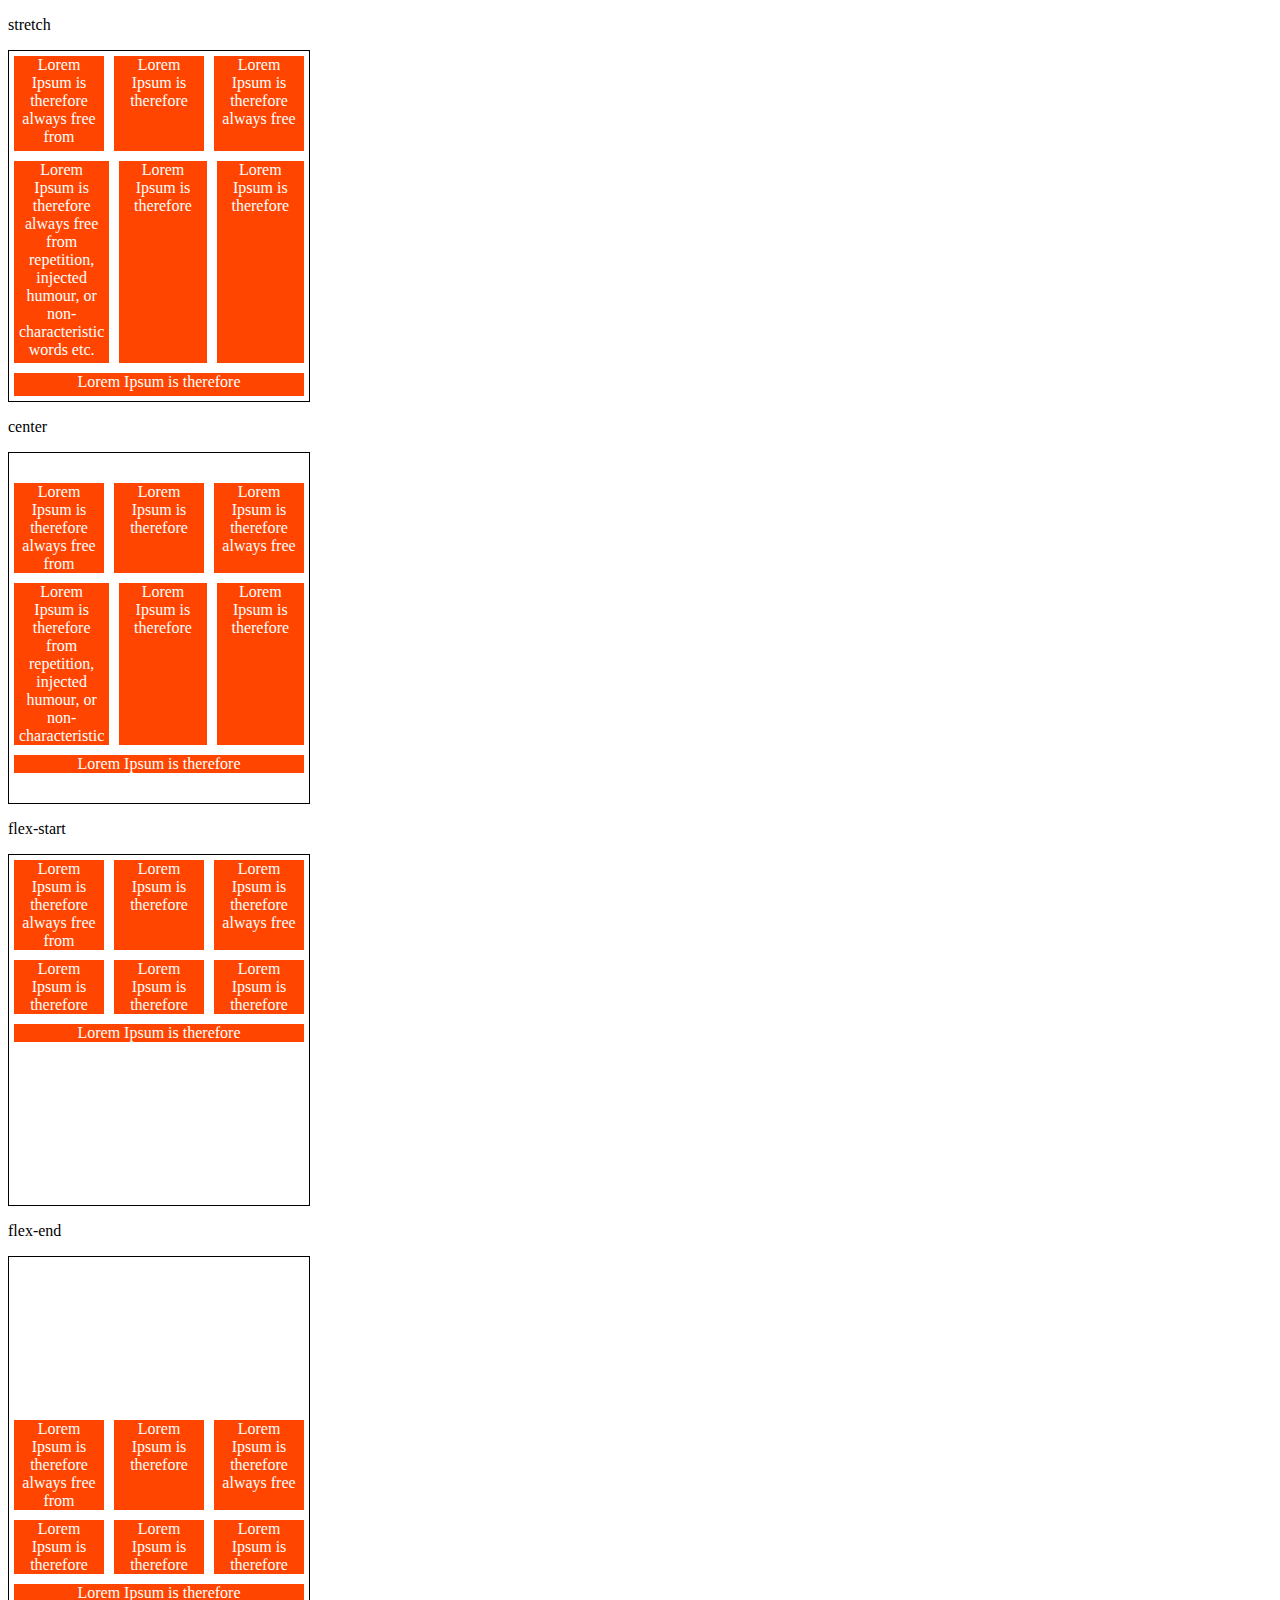
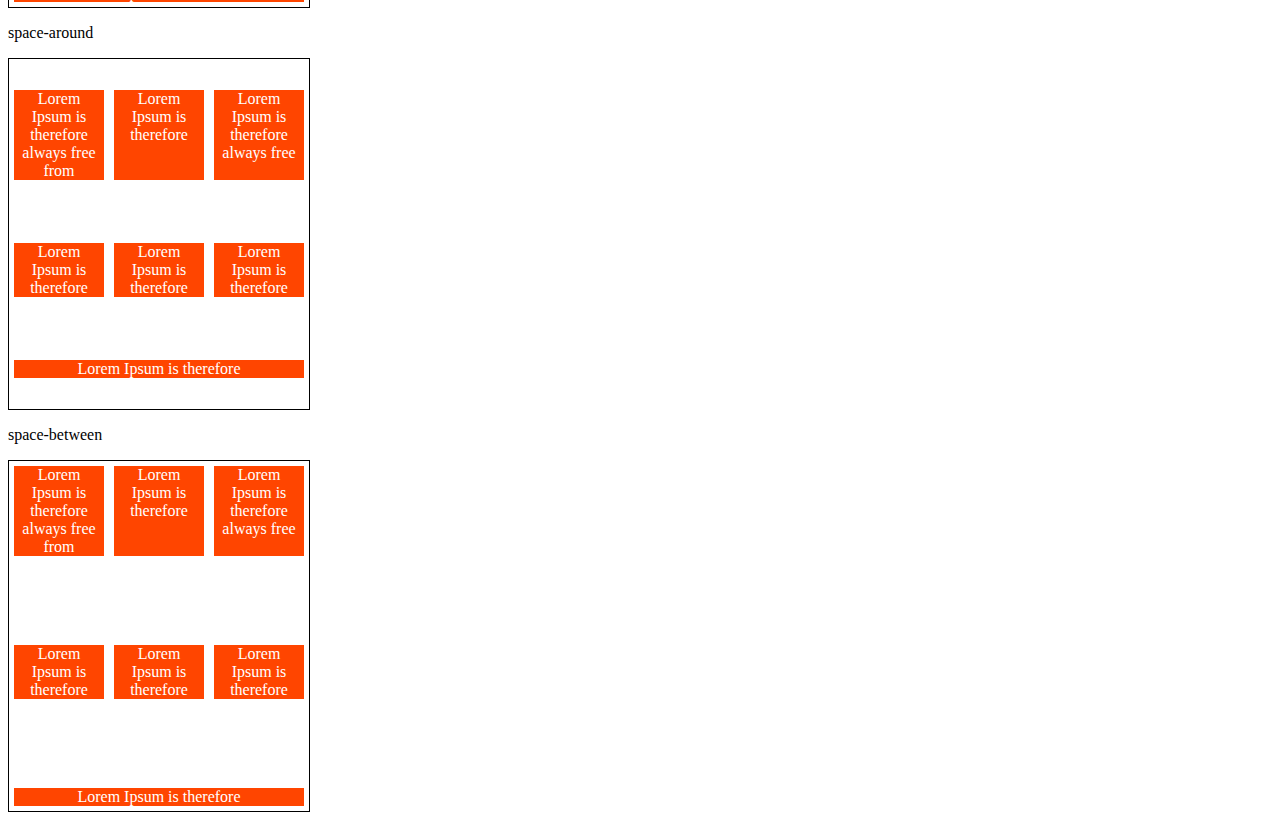
<file: 6-align-content.html>
<!DOCTYPE html>
<html lang="en">
<head>
    <meta charset="UTF-8">
    <meta name="viewport" content="width=device-width, initial-scale=1.0">
    <title>Fundamentos - align content</title>
    <style>
        .container{
            height: 350px;
            max-width: 300px;
            display: flex;
            flex-wrap: wrap;
            border: 1px solid black;
        }

        .item{
            background-color: orangered;
            padding: 0 5px;
            margin: 5px;
            flex: 1;
            text-align: center;
            color: white;
        }
        .stretch{
            align-content: stretch;
        }

        .center{
            align-content: center;
        }

        .flex-start{
            align-content: flex-start;
        }

        .flex-end{
            align-content: flex-end;
        }

        .space-around{
            align-content: space-around;
        }

        .space-between{
            align-content: space-between;
        }
    </style>
</head>
<body>
    <p>stretch</p>
    <div class="container stretch">
        <div class="item">Lorem Ipsum is therefore always free from</div>
        <div class="item">Lorem Ipsum is therefore</div>
        <div class="item">Lorem Ipsum is therefore always free</div>
        <div class="item">Lorem Ipsum is therefore always free from repetition, injected humour, or non-characteristic words etc.</div>
        <div class="item">Lorem Ipsum is therefore</div>
        <div class="item">Lorem Ipsum is therefore</div>
        <div class="item">Lorem Ipsum is therefore</div>
    </div>
    
    <p>center</p>
    <div class="container center">
        <div class="item">Lorem Ipsum is therefore always free from</div>
        <div class="item">Lorem Ipsum is therefore</div>
        <div class="item">Lorem Ipsum is therefore always free</div>
        <div class="item">Lorem Ipsum is therefore from repetition, injected humour, or non-characteristic</div>
        <div class="item">Lorem Ipsum is therefore</div>
        <div class="item">Lorem Ipsum is therefore</div>
        <div class="item">Lorem Ipsum is therefore</div>
    </div>


    <p>flex-start</p>
    <div class="container flex-start">
        <div class="item">Lorem Ipsum is therefore always free from</div>
        <div class="item">Lorem Ipsum is therefore</div>
        <div class="item">Lorem Ipsum is therefore always free</div>
        <div class="item">Lorem Ipsum is therefore</div>
        <div class="item">Lorem Ipsum is therefore</div>
        <div class="item">Lorem Ipsum is therefore</div>
        <div class="item">Lorem Ipsum is therefore</div>
    </div>

    <p>flex-end</p>
    <div class="container flex-end">
        <div class="item">Lorem Ipsum is therefore always free from</div>
        <div class="item">Lorem Ipsum is therefore</div>
        <div class="item">Lorem Ipsum is therefore always free</div>
        <div class="item">Lorem Ipsum is therefore</div>
        <div class="item">Lorem Ipsum is therefore</div>
        <div class="item">Lorem Ipsum is therefore</div>
        <div class="item">Lorem Ipsum is therefore</div>
    </div>

    <p>space-around</p>
    <div class="container space-around">
        <div class="item">Lorem Ipsum is therefore always free from</div>
        <div class="item">Lorem Ipsum is therefore</div>
        <div class="item">Lorem Ipsum is therefore always free</div>
        <div class="item">Lorem Ipsum is therefore</div>
        <div class="item">Lorem Ipsum is therefore</div>
        <div class="item">Lorem Ipsum is therefore</div>
        <div class="item">Lorem Ipsum is therefore</div>
    </div>

    <p>space-between</p>
    <div class="container space-between">
        <div class="item">Lorem Ipsum is therefore always free from</div>
        <div class="item">Lorem Ipsum is therefore</div>
        <div class="item">Lorem Ipsum is therefore always free</div>
        <div class="item">Lorem Ipsum is therefore</div>
        <div class="item">Lorem Ipsum is therefore</div>
        <div class="item">Lorem Ipsum is therefore</div>
        <div class="item">Lorem Ipsum is therefore</div>
    </div>
</body>
</html>
</file>
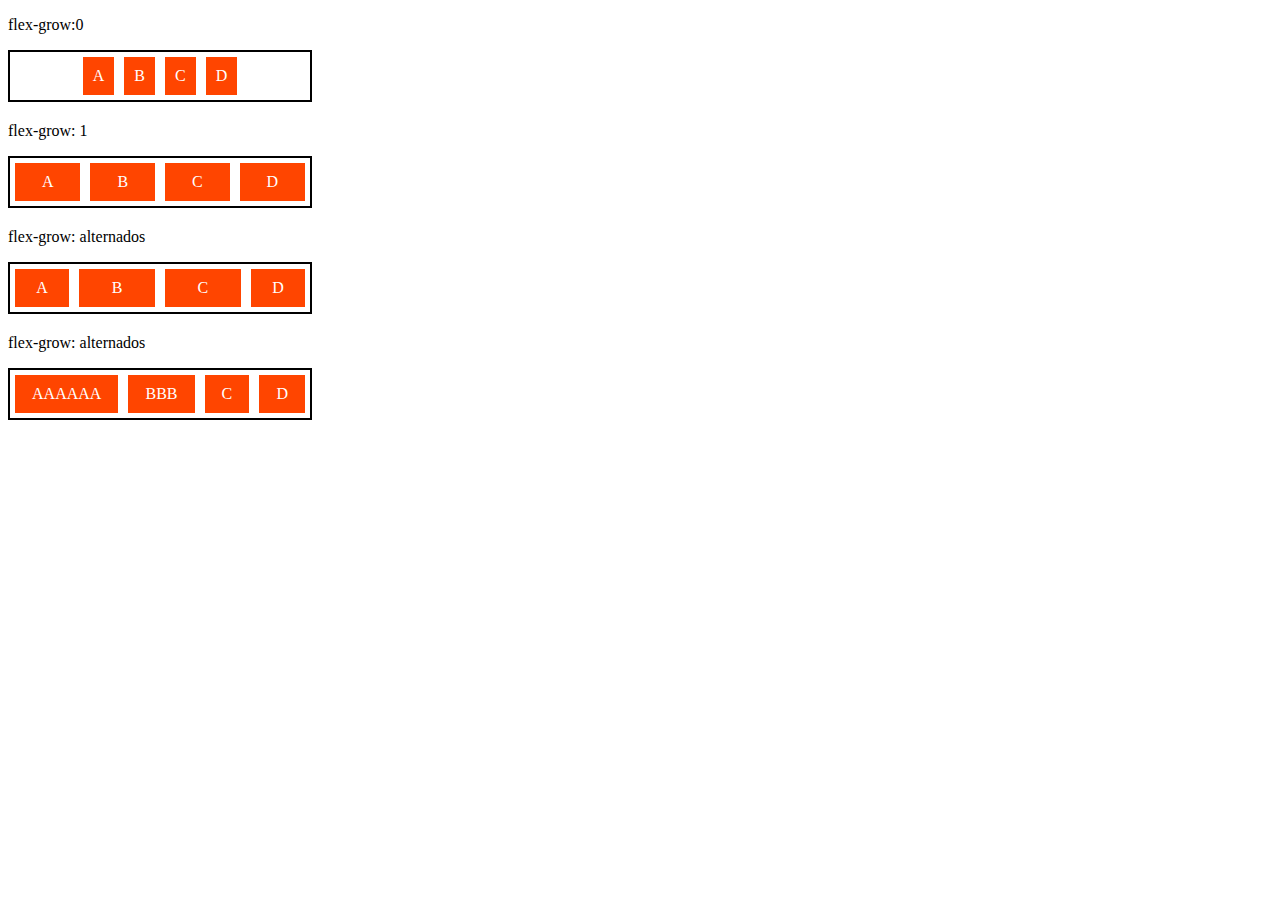
<file: 7-flex-grow.html>
<!DOCTYPE html>
<html lang="en">
<head>
    <meta charset="UTF-8">
    <meta name="viewport" content="width=device-width, initial-scale=1.0">
    <title>Fundamentos - flex grow</title>
    <style>
        .flex-container{
            display: flex;
            border: 2px solid black;
            max-width: 300px;
            margin-bottom: 20px;
            justify-content: center;
        }

        .item{
            background-color: orangered;
            margin: 5px;
            padding: 10px;
            text-align: center;
            color: white;
        }

        .fg-0{
            flex-grow: 0;
        }

        .fg-1{
            flex-grow: 1;
        }

        .fg-2{
            flex-grow: 2;
        }

        .fg-3{
            flex-grow: 3;
        }
    </style>
</head>
<body>
    <p>flex-grow:0</p>
    <div class="flex-container">
        <div class="item fg-0">A</div>
        <div class="item fg-0">B</div>
        <div class="item fg-0">C</div>
        <div class="item fg-0">D</div>
    </div>

    <p>flex-grow: 1</p>
    <div class="flex-container">
        <div class="item fg-1">A</div>
        <div class="item fg-1">B</div>
        <div class="item fg-1">C</div>
        <div class="item fg-1">D</div>
    </div>

    <p>flex-grow: alternados</p>
    <div class="flex-container">
        <div class="item fg-1">A</div>
        <div class="item fg-2">B</div>
        <div class="item fg-2">C</div>
        <div class="item fg-1">D</div>
    </div>
    <p>flex-grow: alternados</p>
    <div class="flex-container">
        <div class="item fg-2">AAAAAA</div>
        <div class="item fg-2">BBB</div>
        <div class="item fg-2">C</div>
        <div class="item fg-2">D</div>
    </div>
</body>
</html>
</file>
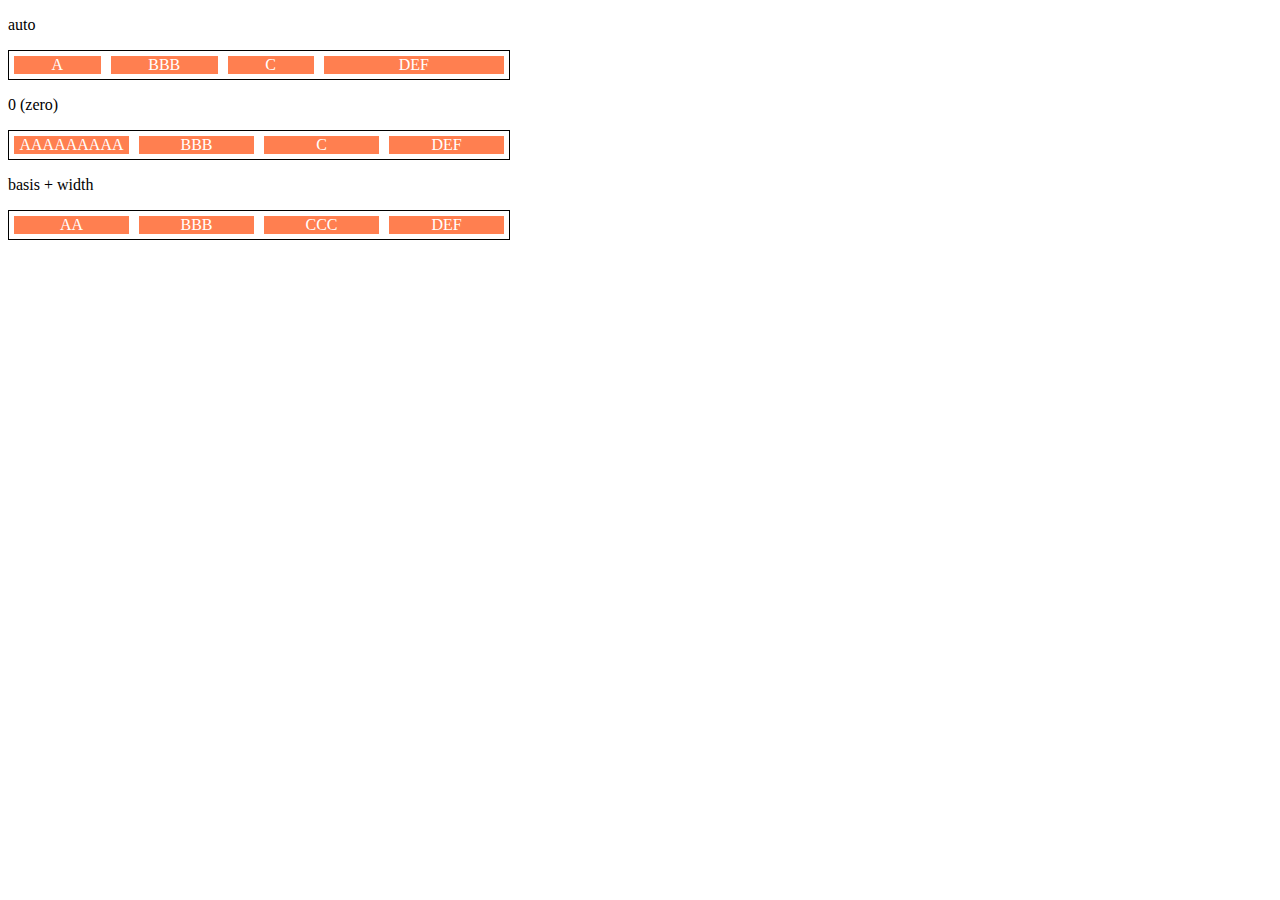
<file: 8-flex-basis.html>
<!DOCTYPE html>
<html lang="en">
<head>
    <meta charset="UTF-8">
    <meta name="viewport" content="width=device-width, initial-scale=1.0">
    <title>Fundamentos - flex basis</title>

    <style>
        .flex-container{
            max-width: 500px;
            border: 1px solid black;
            display: flex;
        }

        .items{
            background-color: coral;
            color: white;
            text-align: center;
            margin: 5px;
        }

        .bauto{
            flex-basis: auto;
        }

        .fg-0{
            flex-grow: 0;
        }

        .fg-1{
            flex-grow: 1;
        }
        
        .fg-2{
            flex-grow: 2;
        }

        .b-0{
            flex-basis: 0;
        }
        
        .w100{
            flex-basis: 50px;
        }
    </style>
</head>
<body>
    <p>auto</p>
    <div class="flex-container">
        <div class="items bauto fg-1">A</div>
        <div class="items bauto fg-1">BBB</div>
        <div class="items bauto fg-1">C</div>
        <div class="items bauto fg-2">DEF</div>
    </div>

    <p>0 (zero)</p>
    <div class="flex-container">
         <div class="items b-0 fg-1">AAAAAAAAA</div>
        <div class="items b-0 fg-1">BBB</div>
        <div class="items b-0 fg-1">C</div>
        <div class="items b-0 fg-1">DEF</div>
    </div>

    <p>basis + width</p>
    <div class="flex-container">
        <div class="items w100 fg-2">AA</div>
       <div class="items w100 fg-2">BBB</div>
       <div class="items w100 fg-2">CCC</div>
       <div class="items w100 fg-2">DEF</div>
   </div>
</body>
</html>
</file>
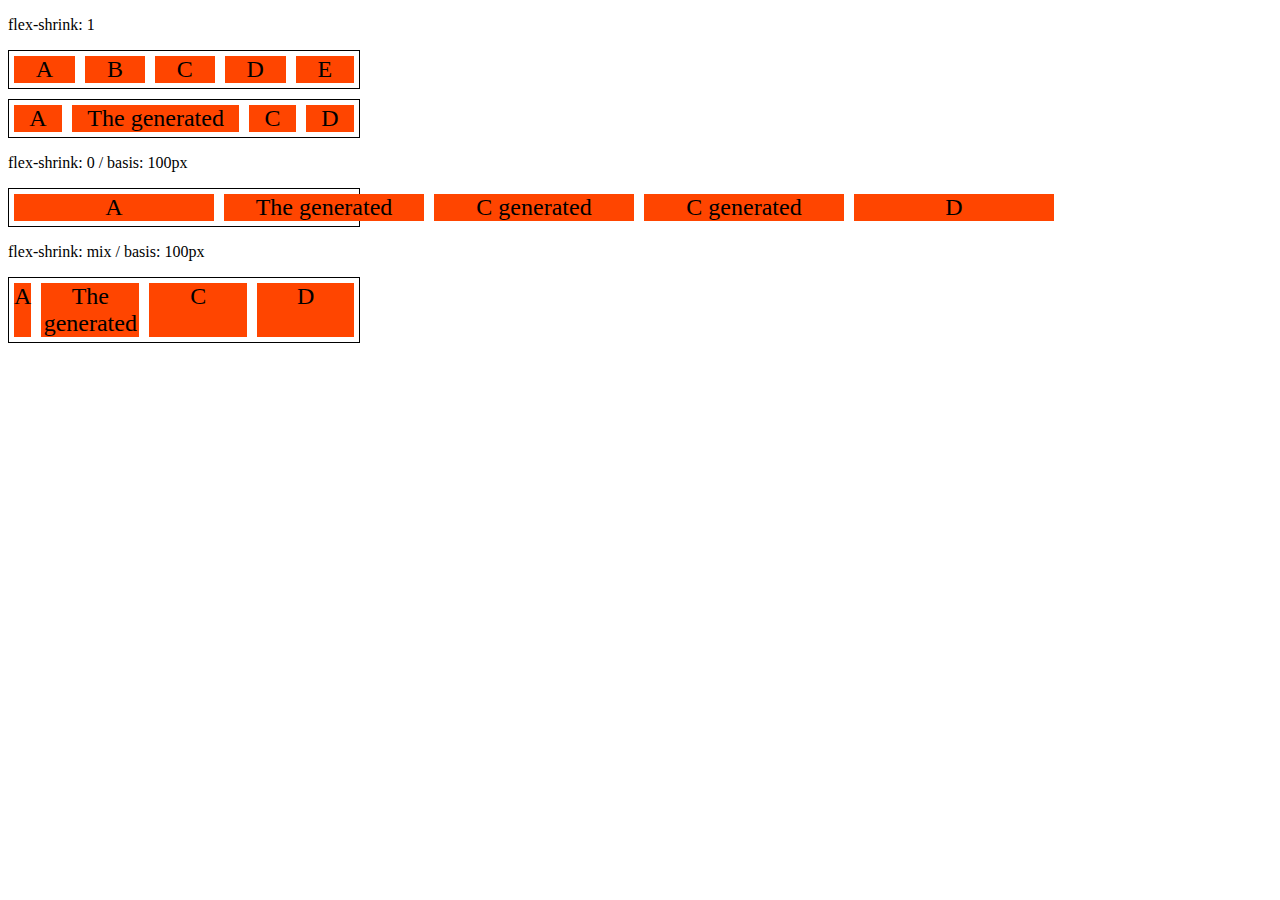
<file: 9-flex-shrink.html>
<!DOCTYPE html>
<html lang="en">
<head>
    <meta charset="UTF-8">
    <meta name="viewport" content="width=device-width, initial-scale=1.0">
    <title>Fundamentos - flex shrink</title>
    <style>
        .flex-container{
            display: flex;
            border: 1px solid black;
            max-width: 350px;
            margin-bottom: 10px;
        }

        .item{
            background-color: orangered;
            font-size: 24px;
            text-align: center;
            margin: 5px;
        }

        .s-1{
            flex-shrink: 1;
        }

        .fg-1{
            flex-grow: 1;
        }

        .s-0{
            flex-shrink: 0;
            flex-basis: 200px;
        }

        .s-2{
            flex-shrink: 2;
            flex-basis: 100px;
        }

        .s-3{
            flex-shrink: 3;
            flex-basis: 100px;
        }
    </style>
</head>
<body>
    <p>flex-shrink: 1</p>
    <div class="flex-container">
         <div class="item s-1 fg-1">A</div>
         <div class="item s-1 fg-1">B</div>
         <div class="item s-1 fg-1">C</div>
         <div class="item s-1 fg-1">D</div>
         <div class="item s-1 fg-1">E</div>
    </div>
    <div class="flex-container">
        <div class="item s-1 fg-1">A</div>
        <div class="item s-1 fg-1">The generated</div>
        <div class="item s-1 fg-1">C</div>
        <div class="item s-1 fg-1">D</div>
   </div>

   <p>flex-shrink: 0 / basis: 100px</p>
   <div class="flex-container">
        <div class="item s-0 fg-1">A</div>
        <div class="item s-0 fg-1">The generated</div>
        <div class="item s-0 fg-1">C generated</div>
        <div class="item s-0 fg-1">C generated</div>
        <div class="item s-0 fg-1">D</div>
    </div>

    <p>flex-shrink: mix / basis: 100px</p>
    <div class="flex-container">
        <div class="item s-1 fg-1">A</div>
        <div class="item s-2 fg-1">The generated</div>
        <div class="item s-2 fg-1">C</div>
        <div class="item s-3 fg-1">D</div>
   </div>
</body>
</html>
</file>
<file: flex-projeto/style.css>
*{
    margin: 0;
    padding: 0;
    font-family: 'Open Sans', sans-serif;
}

ul{
    list-style: none;
    margin: 0;
    padding: 0;
}

ul li a{
    text-decoration: none;
}

div img{
    display: block;
    width: 100%;
}

.flex-container{
    display: flex;
    max-width: 992px;
    margin: auto;
    width: 100%;
    min-width: 320px;
}

header{
    background-color: #122A57;
    height: 100px;
    display: flex;
    align-items: center;
    color: #fff;
}

header .list-items{
    display: flex;
    max-width: 260px;
    width: 100%;
    justify-content: space-between;
    align-items: center;
}

.list-items li a{
    color: #fff;
}

header .menu{
    justify-content: space-between;
}

.apresentacao{
    height: 100vg;
    align-items: center;
    justify-content: space-between;
}

.apresentacao .texto-apresentacao{
    min-height: 200px;
}

.texto-apresentacao h1{
    color: #122A57;
    font-size: 48px;
    margin-bottom: 10px;
}

.btn{
    background-color: #122A57;
    color: #fff;
    text-align: center;
    border-radius: 30px;
    width: 220px;
    display: block;
    text-decoration: none;
    height: 50px;
    line-height: 50px;
    margin-top: 10px;
    margin-bottom: 10px;
}

#quem-somos{
    flex-direction: row-reverse;
    align-items: center;
    justify-content: space-between;
}

#quem-somos h2{
    font-size: 32px;
    color: #122A57;
    display: flex;
    margin-bottom: 20px;
}

#quem-somos h2::before{
    content: "";
    height: 50px;
    width: 50px;
    margin-right: 50px;
    background-color: #122A57;
    position: relative;
}

#quem-somos p{
    margin-bottom: 10px;
    width: 90%;
}

#quem-somos img{
    min-width: 420px;
}

.container-externo{
    background-color: #122A57;
    width: 100%;
}

#servicos{
    flex-direction: column;
    padding-top: 50px;
    padding-bottom: 100px;
}

#servicos h2{
    color: #fff;
    font-size: 32px;
    margin-bottom: 20px;
}

.list-servicos{
    display: flex;
    justify-content: space-between;
}

.list-servicos .item-servico{
    text-align: center;
}

.item-servico a{
    width: 220px;
    background-color: #fff;
    border-radius: 30px;
    height: 50px;
    text-align: center;
    margin-top: 20px;
    line-height: 50px;
    padding: 5px 10px;
    color: #122A57;
    font-size: 12px;
    text-decoration: none;
    font-weight: 700;
}

.item-servico p{
    font-weight: 700;
    font-size: 18px;
    color: #fff;
    margin-top: 20px;
}

.item-servico img{
    width: 80%;
    margin: auto;
}

#planos{
    flex-direction: column;
    min-height: 100vh;
    padding-top: 50px;
}

#planos h2{
    font-size: 32px;
}

.list-planos{
    display: flex;
    align-items: flex-end;
    justify-content: space-between;
}

.item-plano{
    flex: 1;
    border: 5px solid #122A57;
    margin-right: 20px;
    padding: 10px;
    max-width: 240px;
}

.item-plano .btn{
    margin: auto;
    margin-bottom: 20px;
}

.item-plano h3{
    font-size: 24px;
    display: flex;
    flex-direction: column;
    text-align: center;
    margin-top: 20px;
}

.item-plano h3::after{
    content: "";
    background-color: #122A57;
    width: 100%;
    height: 3px;
    margin-top: 20px;
    margin-bottom: 10px;
}

.item-plano ul{
    padding: 10px 20px;
    display: flex;
    flex-direction: column;
    margin-bottom: 10px;
}

.item-plano ul li{
    display: flex;
    flex-wrap: nowrap;
    align-items: center;
}

.item-plano ul li::before{
    content: "";
    width: 10px;
    height: 10px;
    background-color: #122A57;
    margin-right: 5px;
}

footer{
    background-color: #122A57;
    height: 70px;
    display: flex;
    align-items: center;
}

footer .footer{
    justify-content: space-between;
    color: #fff;
}

/* Mobile */
@media(max-width: 992px){
    .flex-container{
        flex-direction: column;
    }

    .apresentacao{
        flex-direction: column-reverse;
    }

    .apresentacao .texto-apresentacao{
        width: 100%;
    }

    #quem-somos{
        flex-direction: column-reverse;
    }

    #quem-somos img{
        min-width: 320px;
        margin: auto;
    }

    .list-servicos{
        flex-direction: column;
    }

    .item-servico img{
        width: 50%;
        margin: auto;
    }

    .list-planos{
        flex-direction: column;
        align-items: flex-start;
        margin-bottom: 20px;
    }

    .list-planos .item-plano{
        max-width: 90%;
        margin: auto;
        width: 100%;
        margin-bottom: 20px;
    }
}
</file>
<file: instagram/style.css>
*{
    padding: 0;
    margin: 0;
    box-sizing: border-box;
    text-decoration: none;
    font-family: sans-serif;
    font-size: 14px;
}

body{
    width: 100%;
    min-height: 100vh;
    background-color: rgb(243, 243, 243);
    margin: 0;
    padding: 0;
    display: flex;
    justify-content: center;
}

.instagram-wrapper{
    display: flex;
    align-items: center;
    justify-content: start;
    width: 60%;
    height: 100vh;
}

.instagram-phone{
    display: flex;
    align-items: center;
    justify-content: center;
    width: 50%;
}

.instagram-phone img{
    height: 50rem;
}

.instagram-continue{
    display: flex;
    align-items: center;  /* horizontal quando é column */
    justify-content: space-around; /* vertical quando é column */
    flex-direction: column;
    width: 50%;
    min-height: 34rem;
}

.group{
    display: flex;
    justify-content: space-between;
    align-items: center;
    flex-direction: column;
    background-color: #ffffff;
    width: 100%;
    padding: 1.3rem;
    border: 1px solid lightgray;
}

.group:nth-child(1){
    min-height: 19rem;
}

.instagram-logo{
    height: 3rem;
}

.profile-photo{
    display: flex;
    justify-content: center;
    align-items: center;
    border-radius: 50%;
    overflow: hidden;
}

.profile-photo img{
    height: 6rem;
}

.instagram-login{
    background-color: #0095f6;
    color: #ffffff;
    padding: 8px;
    border-radius: 4px;
}

.instagram-logout{
    color: #0095f6;
    margin-top: 1rem;
}

.not-account{
    color: rgb(160, 160, 160);
}

.link-blue{
    color: #0095f6;
}

.get-the-app{
    display: flex;
    flex-direction: column;
    align-items: center;
    justify-content: center;
    width: 100%;
    padding: 1.3rem 0;
}

.download{
    display: flex;
    width: 100%;
    justify-content: space-evenly;
    align-items: center;
    padding: 1rem;
}

.app-download{
    height: 3rem;
    width: 10rem;
    background-size: cover;
}

.app-download:nth-child(1){
    background-image: url('./img/apple-button.png');
}

.app-download:nth-child(2){
    background-image: url('./img/googleplay-button.png');
}

/* media queries */

@media(max-width: 1024px){
    .instagram-wrapper{
        width: 90%;
    }
}

@media(max-width: 650px){

    body{
        background-color: #ffffff;
    }

    .instagram-wrapper{
        width: 90%;
    }

    .instagram-phone{
        display: none;
    }

    .instagram-continue{
        width: 100%;
    }

    .group{
        border: 1px solid transparent;
    }
}
</file>
